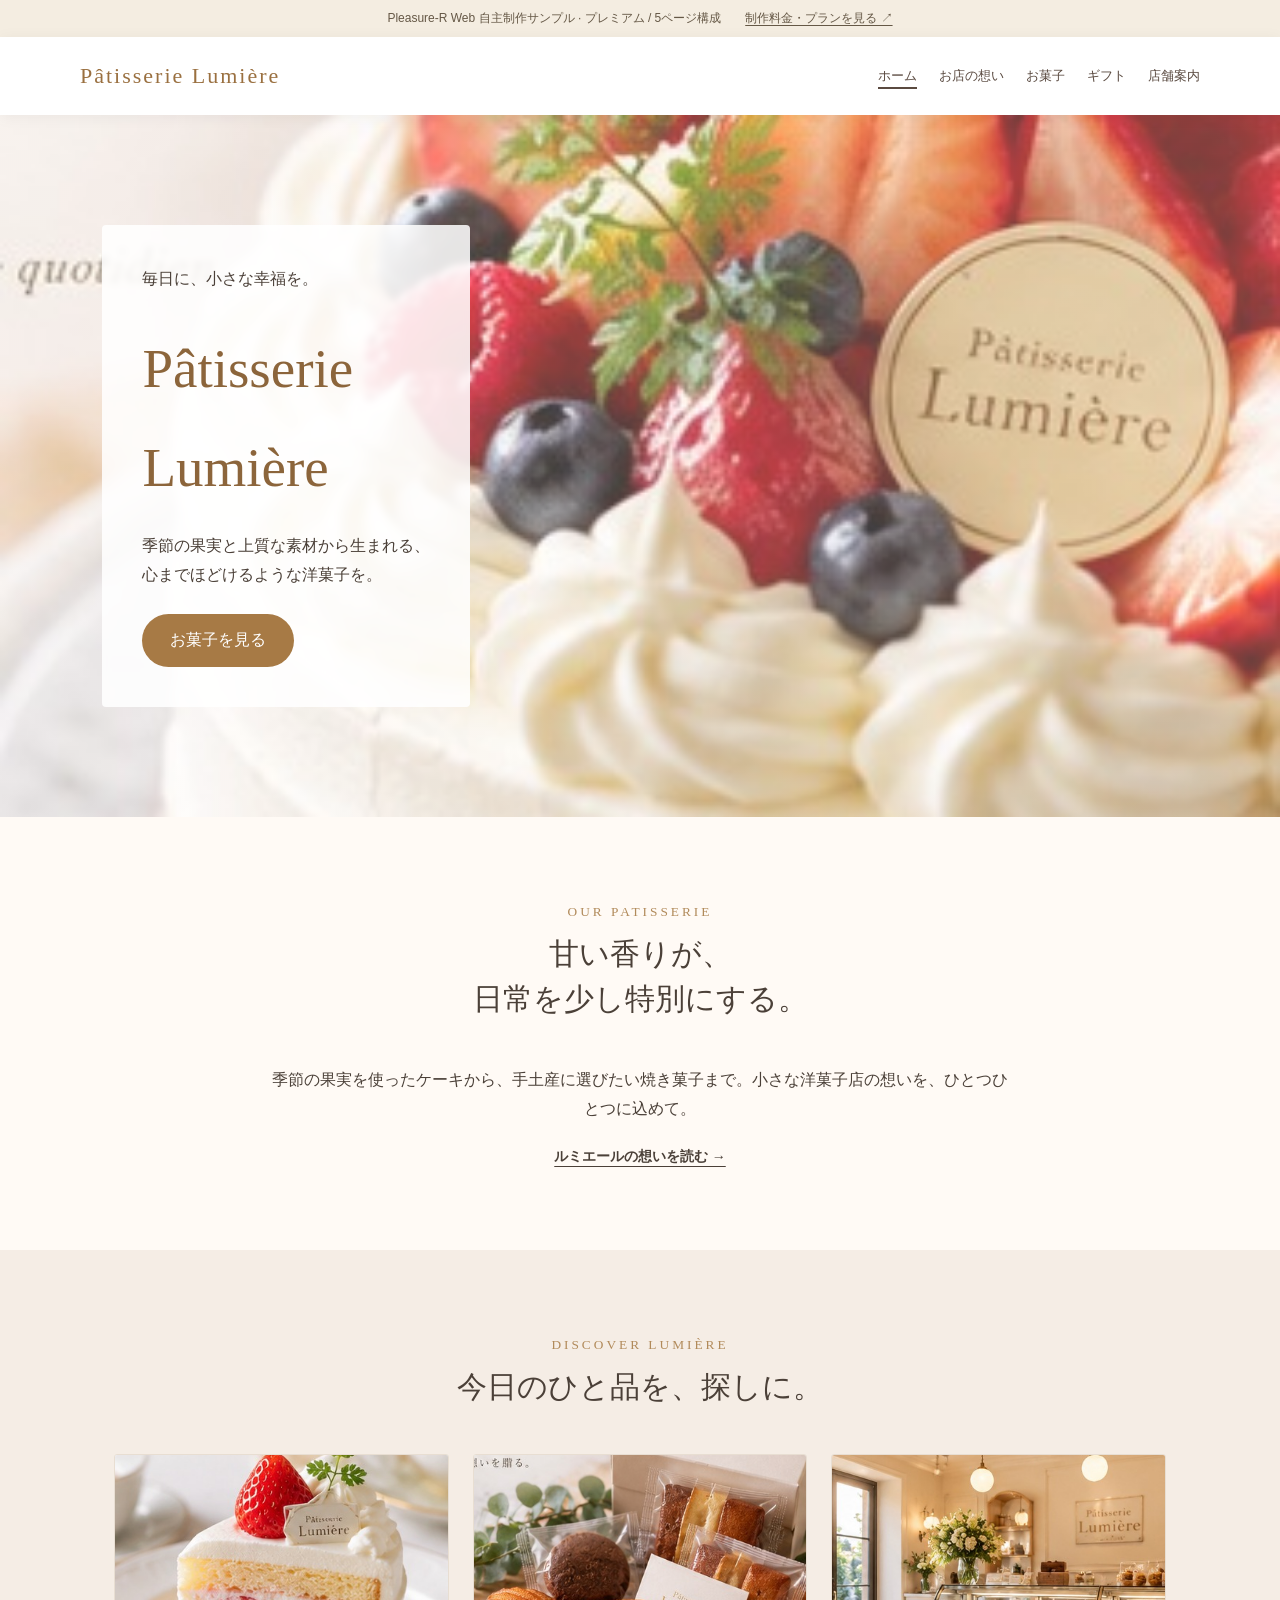
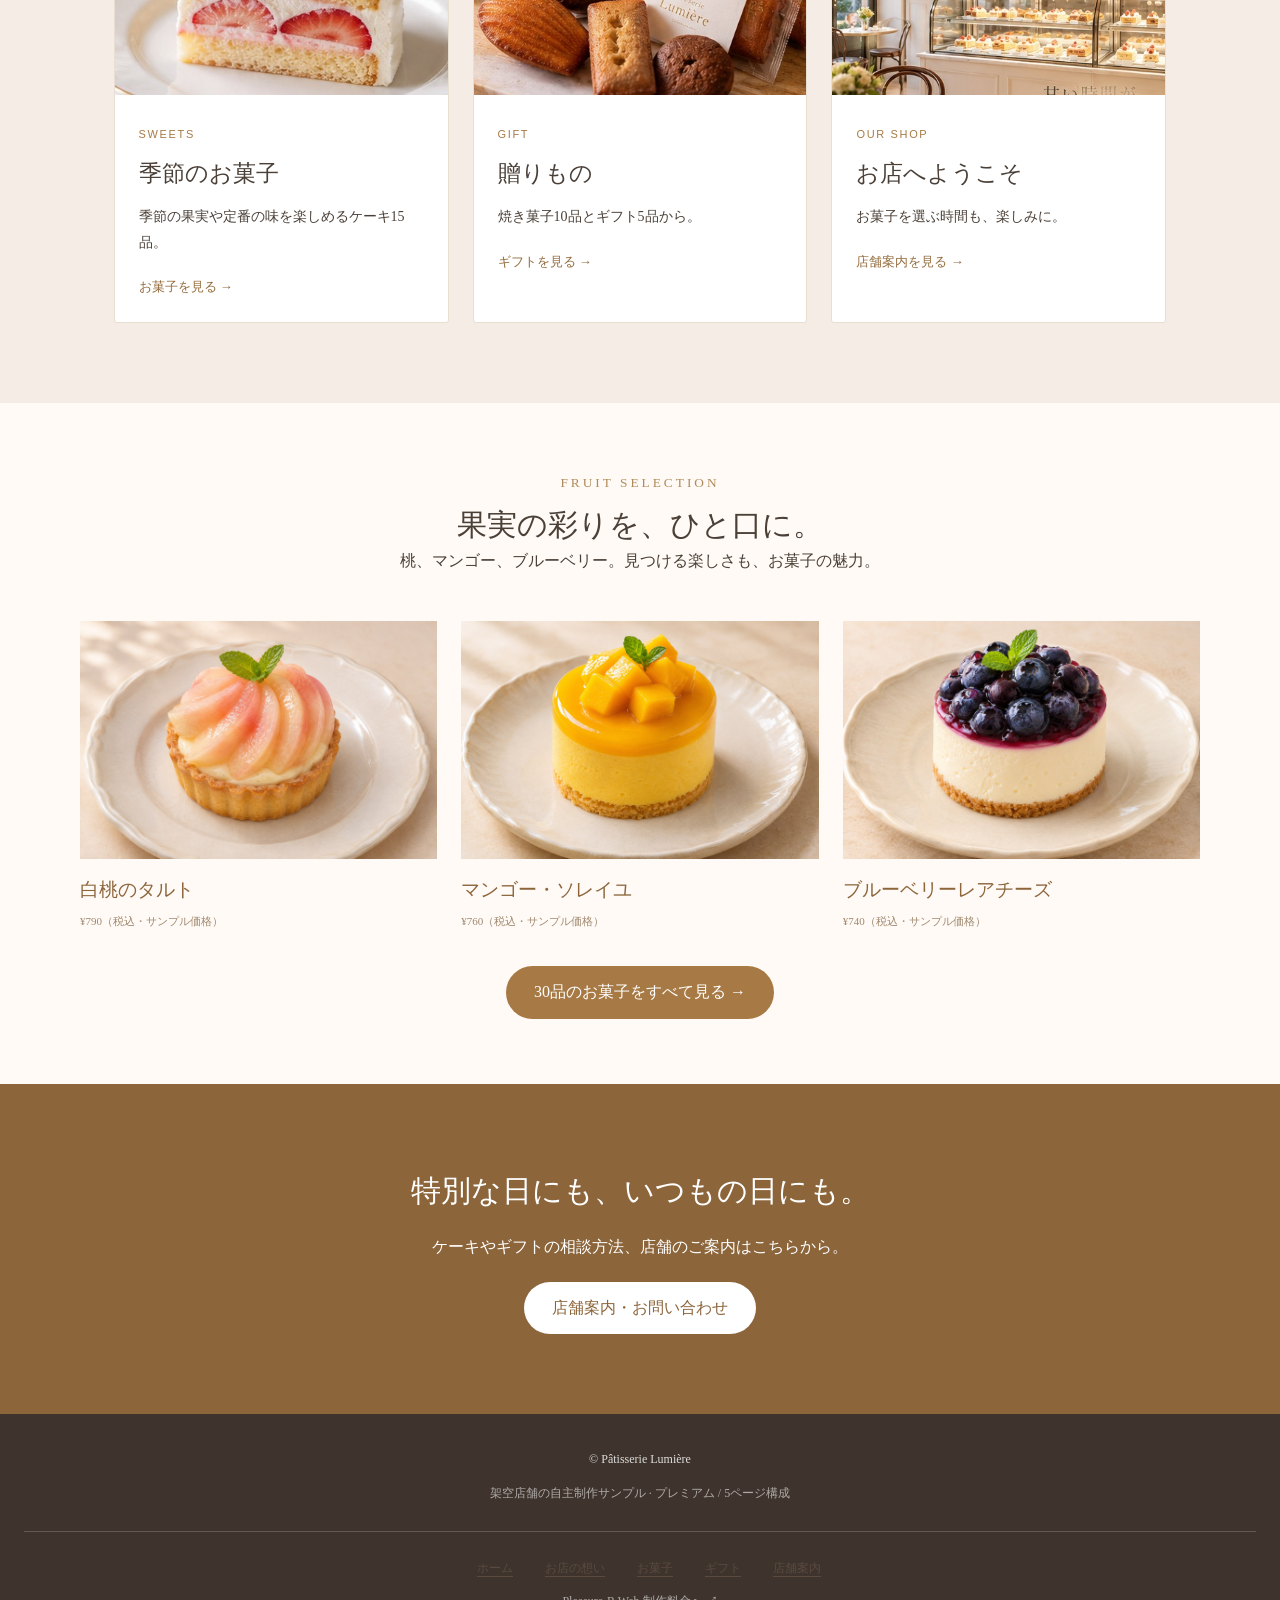
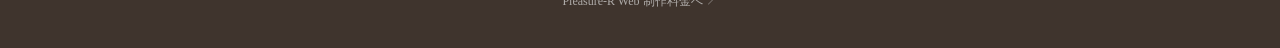
<file: index.html>
<!doctype html><html lang="ja"><head><meta charset="utf-8"><meta name="viewport" content="width=device-width,initial-scale=1"><meta name="description" content="プレミアムプラン・5ページ構成の自主制作サンプル。架空の洋菓子店、パティスリー・ルミエール。"><title>Pâtisserie Lumière｜パティスリー・ルミエール</title><link rel="stylesheet" href="site.css"><script src="demo.js" defer></script><link rel="stylesheet" href="menu.css"></head><body><div class="demo-bar"><span>Pleasure-R Web 自主制作サンプル · プレミアム / 5ページ構成</span><a href="https://yamaji8198.github.io/pleasure-r-web/#price">制作料金・プランを見る ↗</a></div><header><div class="wrap cake-nav"><a class="logo" href="index.html">Pâtisserie Lumière</a><nav aria-label="メインメニュー"><a href="index.html" aria-current="page">ホーム</a><a href="concept.html">お店の想い</a><a href="sweets.html">お菓子</a><a href="gift.html">ギフト</a><a href="shop.html">店舗案内</a></nav></div></header><main><section class="hero">

  <div class="hero-box">

    <p>毎日に、小さな幸福を。</p>

    <h1>Pâtisserie<br>Lumière</h1>

    <p>

      季節の果実と上質な素材から生まれる、<br>

      心までほどけるような洋菓子を。

    </p>

    <a class="button" href="sweets.html">お菓子を見る</a>

  </div>

</section><section><div class="intro"><div class="title"><small>OUR PATISSERIE</small><h2>甘い香りが、<br>日常を少し特別にする。</h2></div><p>季節の果実を使ったケーキから、手土産に選びたい焼き菓子まで。小さな洋菓子店の想いを、ひとつひとつに込めて。</p><a class="more-link" href="concept.html">ルミエールの想いを読む →</a></div></section><section class="season"><div class="wrap"><div class="title"><small>DISCOVER LUMIÈRE</small><h2>今日のひと品を、探しに。</h2></div><div class="feature-grid"><a class="feature" href="sweets.html"><img src="shortcake.jpg" alt="苺のショートケーキ" loading="lazy"><div><small>SWEETS</small><h3>季節のお菓子</h3><p>季節の果実や定番の味を楽しめるケーキ15品。</p><span>お菓子を見る →</span></div></a><a class="feature" href="gift.html"><img src="gift.jpg" alt="焼き菓子のギフトボックス" loading="lazy"><div><small>GIFT</small><h3>贈りもの</h3><p>焼き菓子10品とギフト5品から。</p><span>ギフトを見る →</span></div></a><a class="feature" href="shop.html"><img src="shop.jpg" alt="ルミエールの店内" loading="lazy"><div><small>OUR SHOP</small><h3>お店へようこそ</h3><p>お菓子を選ぶ時間も、楽しみに。</p><span>店舗案内を見る →</span></div></a></div></div></section><section class="seasonal-picks"><div class="wrap"><div class="title"><small>FRUIT SELECTION</small><h2>果実の彩りを、ひと口に。</h2><p>桃、マンゴー、ブルーベリー。見つける楽しさも、お菓子の魅力。</p></div><div class="fruit-picks"><a href="sweets.html#item-peach-tart"><img src="menu-peach-tart.jpg" width="1536" height="1024" loading="lazy" alt="白桃のタルト"><span>白桃のタルト</span><small>¥790（税込・サンプル価格）</small></a><a href="sweets.html#item-mango-mousse"><img src="menu-mango-mousse.jpg" width="1536" height="1024" loading="lazy" alt="マンゴー・ソレイユ"><span>マンゴー・ソレイユ</span><small>¥760（税込・サンプル価格）</small></a><a href="sweets.html#item-blueberry-cheesecake"><img src="menu-blueberry-cheesecake.jpg" width="1536" height="1024" loading="lazy" alt="ブルーベリーレアチーズ"><span>ブルーベリーレアチーズ</span><small>¥740（税込・サンプル価格）</small></a></div><div class="menu-all-link"><a class="button" href="sweets.html">30品のお菓子をすべて見る →</a></div></div></section><section class="cta"><h2>特別な日にも、いつもの日にも。</h2><p>ケーキやギフトの相談方法、店舗のご案内はこちらから。</p><a class="button" href="shop.html#consultation">店舗案内・お問い合わせ</a></section></main><footer><p>© Pâtisserie Lumière</p><p class="portfolio">架空店舗の自主制作サンプル · プレミアム / 5ページ構成</p><nav class="page-subnav" aria-label="フッターメニュー"><a href="index.html">ホーム</a><a href="concept.html">お店の想い</a><a href="sweets.html">お菓子</a><a href="gift.html">ギフト</a><a href="shop.html">店舗案内</a></nav><p class="portfolio"><a href="https://yamaji8198.github.io/pleasure-r-web/#price">Pleasure-R Web 制作料金へ ↗</a></p></footer></body></html>
</file>
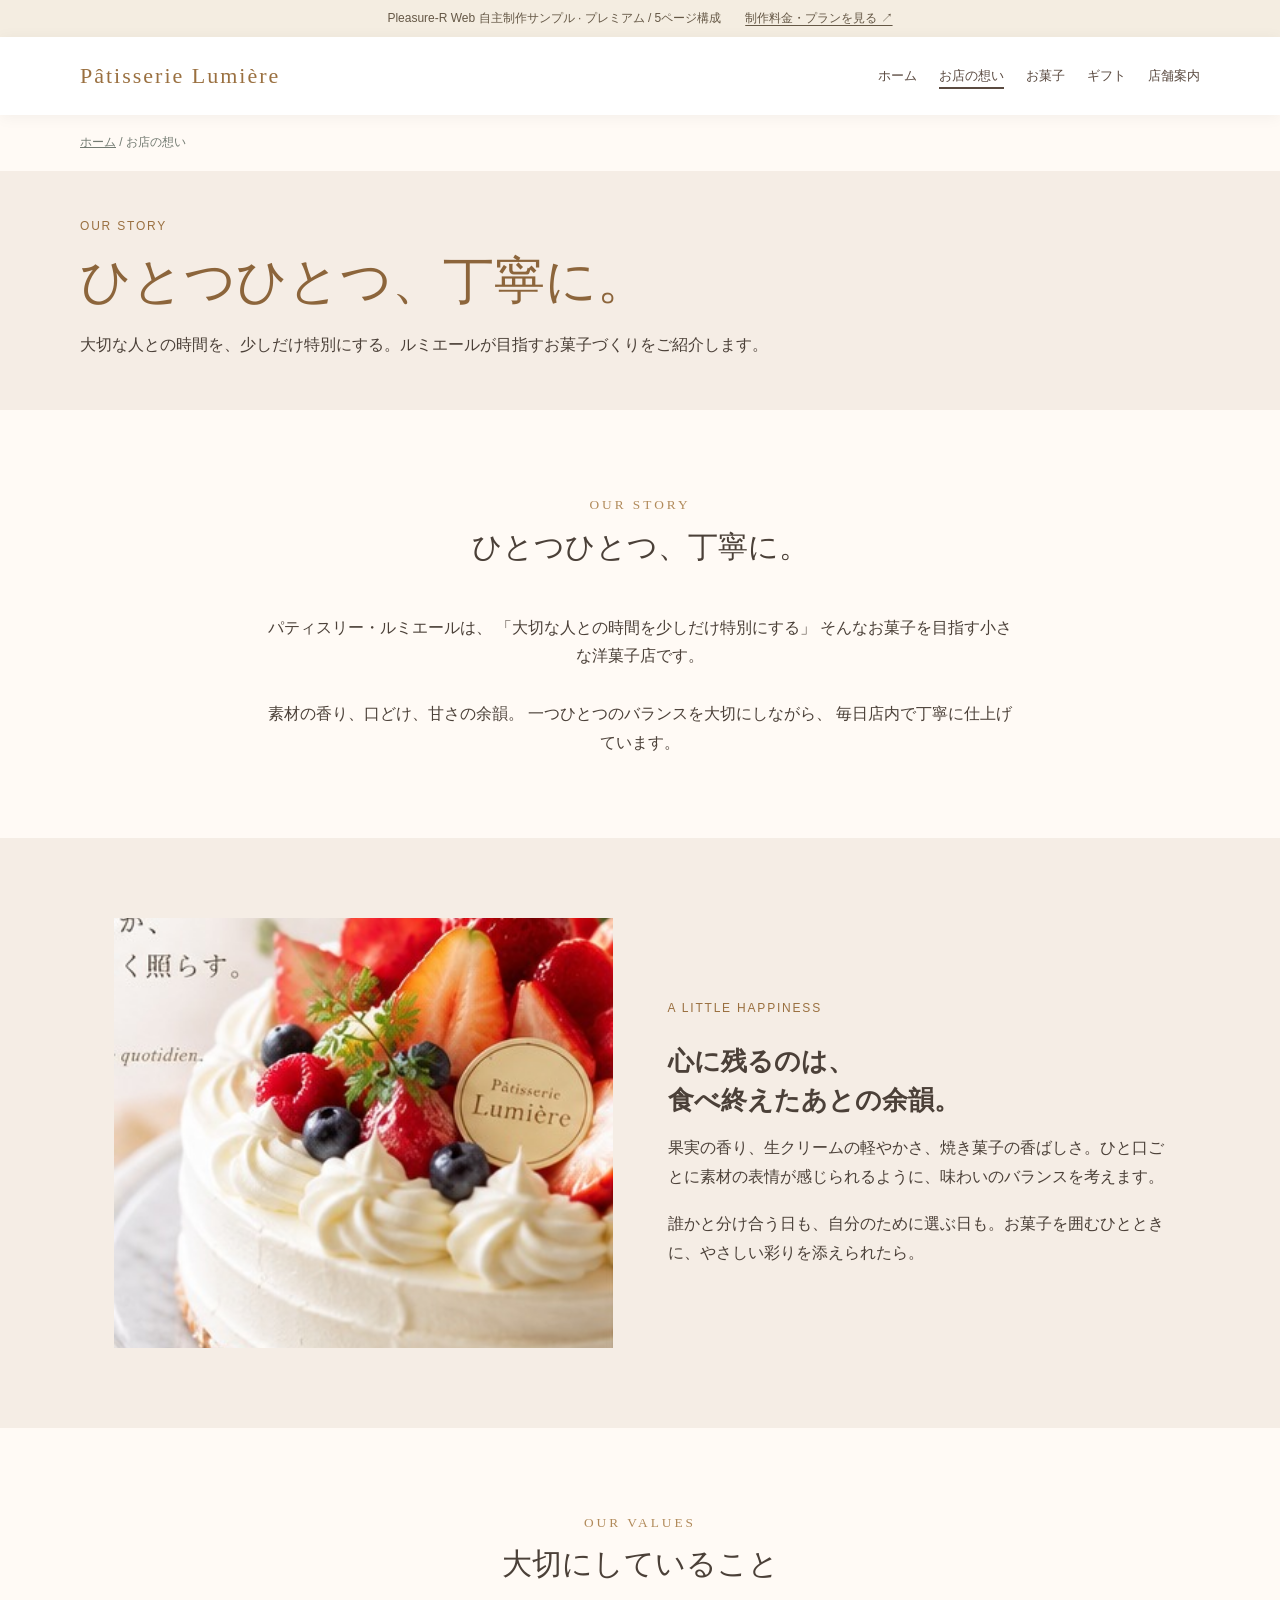
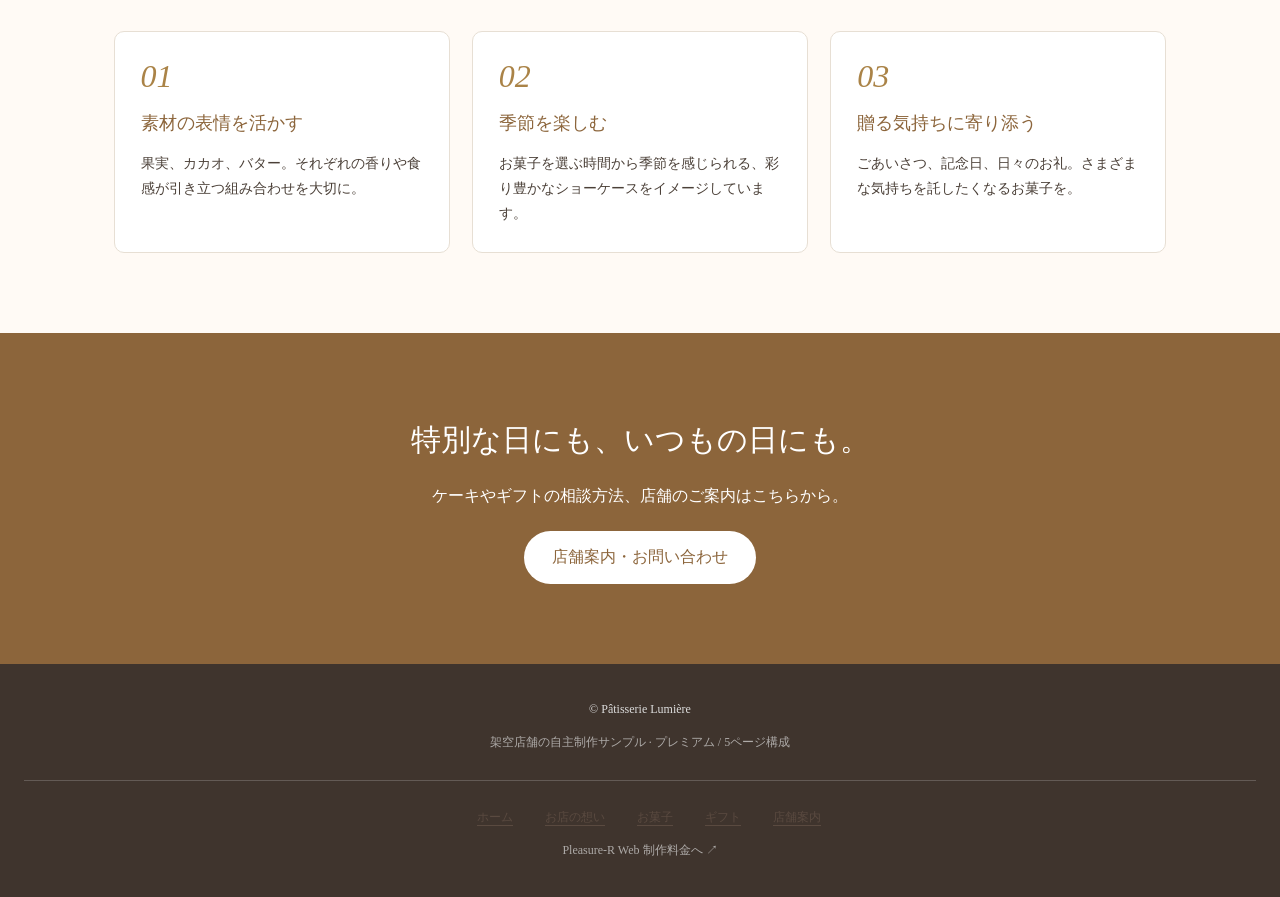
<file: concept.html>
<!doctype html><html lang="ja"><head><meta charset="utf-8"><meta name="viewport" content="width=device-width,initial-scale=1"><meta name="description" content="プレミアムプラン・5ページ構成の自主制作サンプル。架空の洋菓子店、パティスリー・ルミエール。"><title>お店の想い｜Pâtisserie Lumière</title><link rel="stylesheet" href="site.css"><script src="demo.js" defer></script></head><body><div class="demo-bar"><span>Pleasure-R Web 自主制作サンプル · プレミアム / 5ページ構成</span><a href="https://yamaji8198.github.io/pleasure-r-web/#price">制作料金・プランを見る ↗</a></div><header><div class="wrap cake-nav"><a class="logo" href="index.html">Pâtisserie Lumière</a><nav aria-label="メインメニュー"><a href="index.html">ホーム</a><a href="concept.html" aria-current="page">お店の想い</a><a href="sweets.html">お菓子</a><a href="gift.html">ギフト</a><a href="shop.html">店舗案内</a></nav></div></header><main><div class="wrap breadcrumb"><a href="index.html">ホーム</a><span aria-hidden="true"> / </span>お店の想い</div><div class="page-head"><div class="wrap"><p class="ey">OUR STORY</p><h1>ひとつひとつ、丁寧に。</h1><p>大切な人との時間を、少しだけ特別にする。ルミエールが目指すお菓子づくりをご紹介します。</p></div></div><section id="concept">

  <div class="title">

    <small>OUR STORY</small>

    <h2>ひとつひとつ、丁寧に。</h2>

  </div>

  <div class="intro">

    <p>

      パティスリー・ルミエールは、

      「大切な人との時間を少しだけ特別にする」

      そんなお菓子を目指す小さな洋菓子店です。

    </p>

    <br>

    <p>

      素材の香り、口どけ、甘さの余韻。

      一つひとつのバランスを大切にしながら、

      毎日店内で丁寧に仕上げています。

    </p>

  </div>

</section><section class="season"><div class="wrap story-split"><img src="hero.jpg" alt="彩り豊かな洋菓子" loading="lazy"><div class="reading"><p class="ey">A LITTLE HAPPINESS</p><h2>心に残るのは、<br>食べ終えたあとの余韻。</h2><p>果実の香り、生クリームの軽やかさ、焼き菓子の香ばしさ。ひと口ごとに素材の表情が感じられるように、味わいのバランスを考えます。</p><p>誰かと分け合う日も、自分のために選ぶ日も。お菓子を囲むひとときに、やさしい彩りを添えられたら。</p></div></div></section><section><div class="wrap"><div class="title"><small>OUR VALUES</small><h2>大切にしていること</h2></div><div class="panel-grid"><article class="panel"><span class="panel-number">01</span><h3>素材の表情を活かす</h3><p>果実、カカオ、バター。それぞれの香りや食感が引き立つ組み合わせを大切に。</p></article><article class="panel"><span class="panel-number">02</span><h3>季節を楽しむ</h3><p>お菓子を選ぶ時間から季節を感じられる、彩り豊かなショーケースをイメージしています。</p></article><article class="panel"><span class="panel-number">03</span><h3>贈る気持ちに寄り添う</h3><p>ごあいさつ、記念日、日々のお礼。さまざまな気持ちを託したくなるお菓子を。</p></article></div></div></section><section class="cta"><h2>特別な日にも、いつもの日にも。</h2><p>ケーキやギフトの相談方法、店舗のご案内はこちらから。</p><a class="button" href="shop.html#consultation">店舗案内・お問い合わせ</a></section></main><footer><p>© Pâtisserie Lumière</p><p class="portfolio">架空店舗の自主制作サンプル · プレミアム / 5ページ構成</p><nav class="page-subnav" aria-label="フッターメニュー"><a href="index.html">ホーム</a><a href="concept.html">お店の想い</a><a href="sweets.html">お菓子</a><a href="gift.html">ギフト</a><a href="shop.html">店舗案内</a></nav><p class="portfolio"><a href="https://yamaji8198.github.io/pleasure-r-web/#price">Pleasure-R Web 制作料金へ ↗</a></p></footer></body></html>
</file>
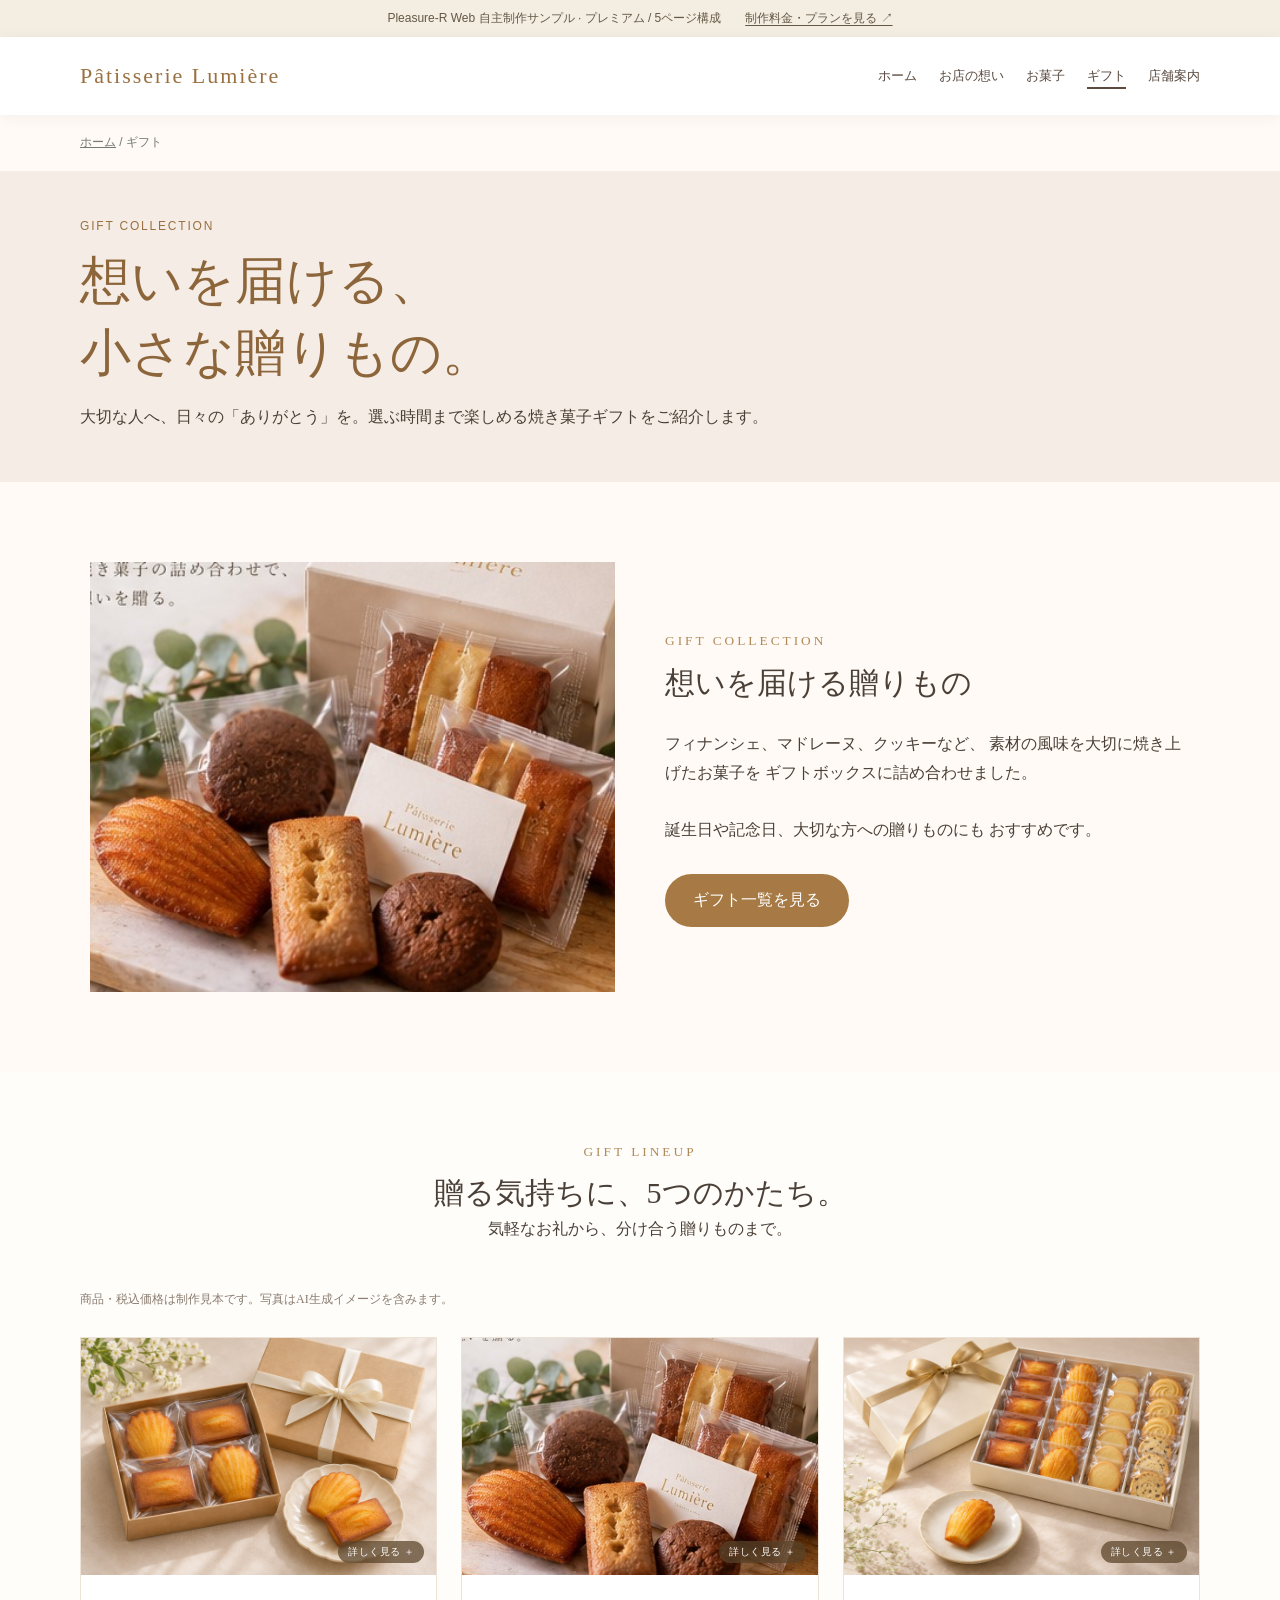
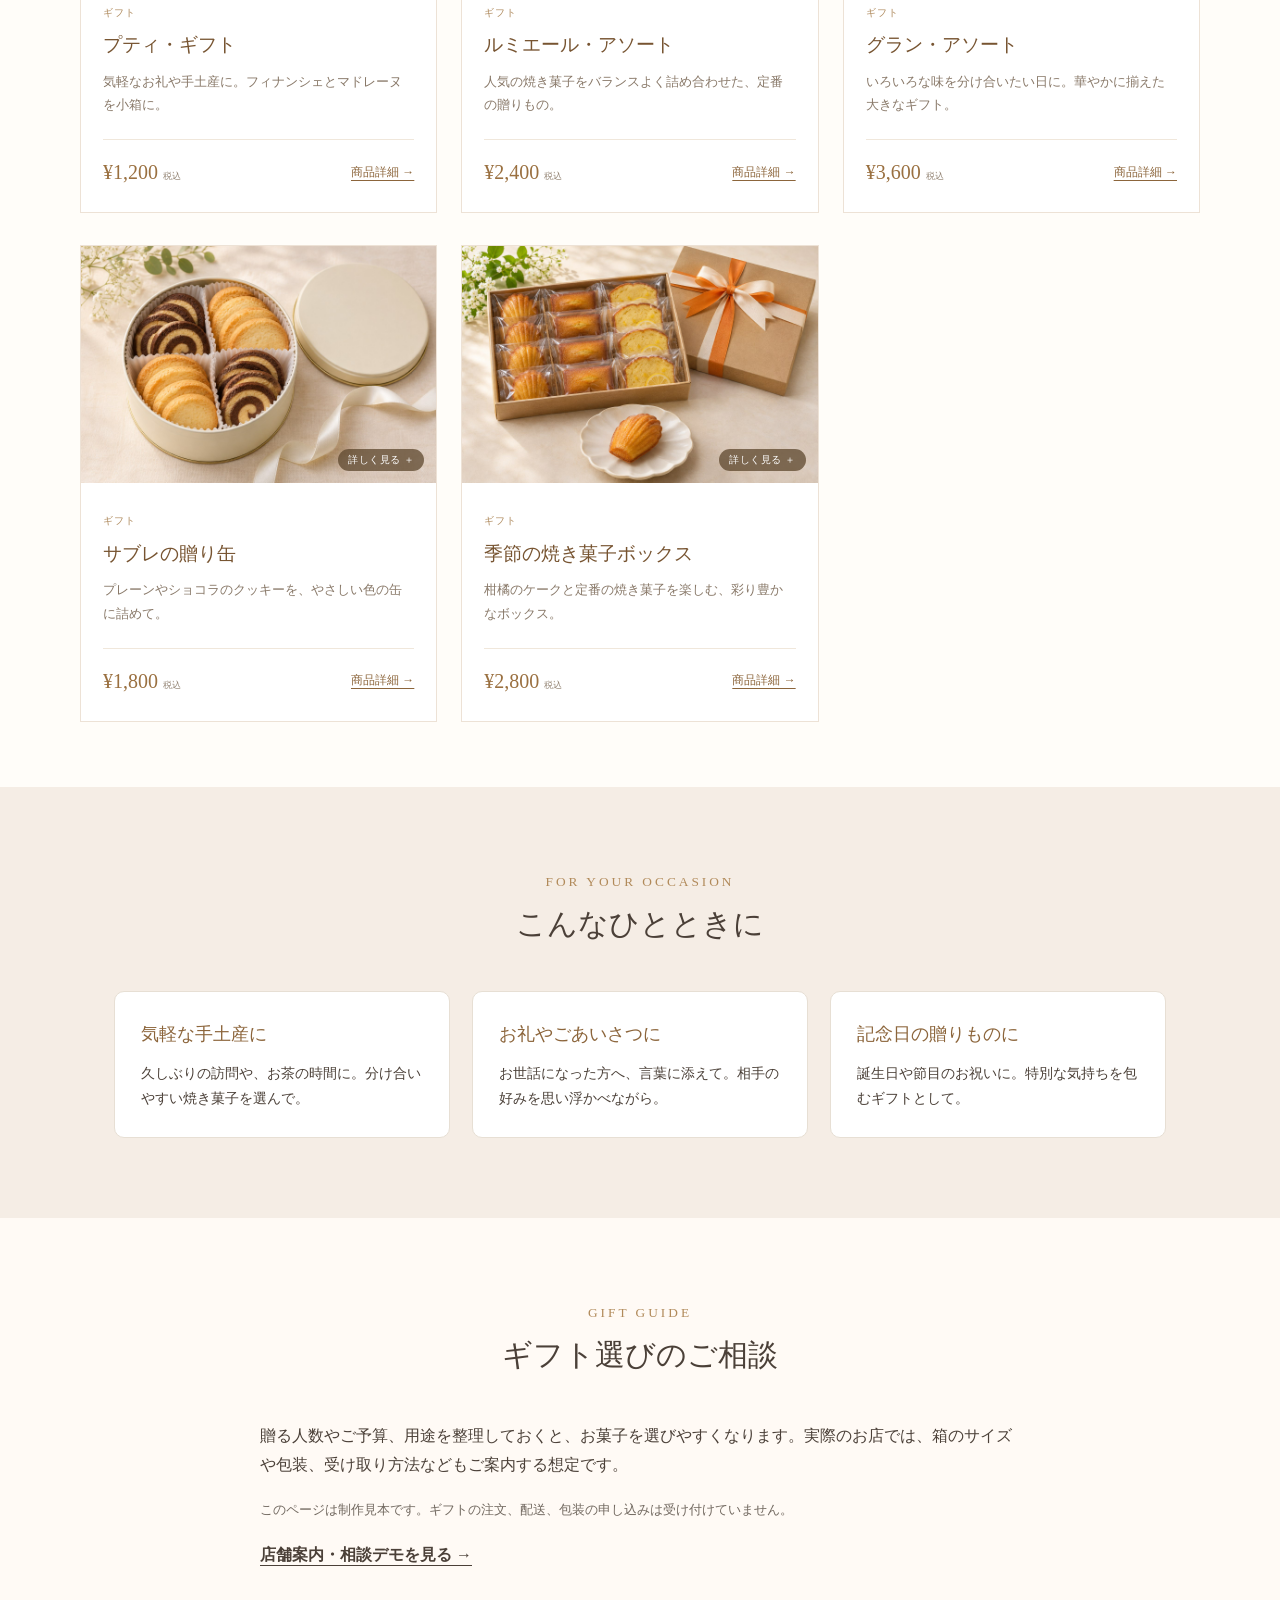
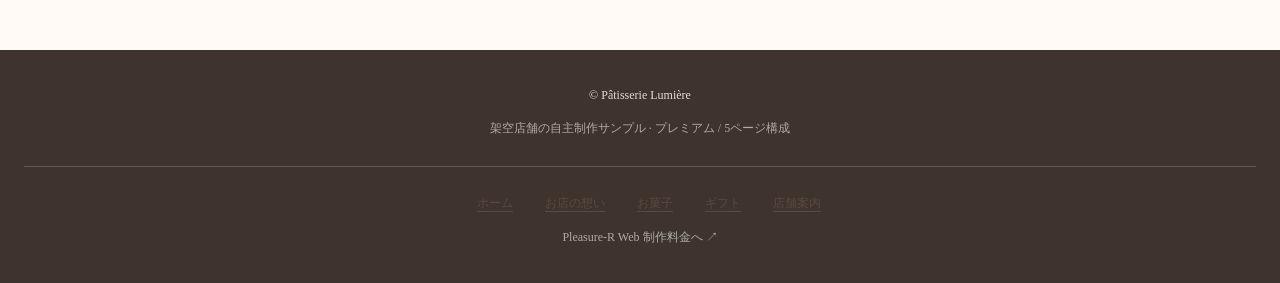
<file: gift.html>
<!doctype html><html lang="ja"><head><meta charset="utf-8"><meta name="viewport" content="width=device-width,initial-scale=1"><meta name="description" content="プレミアムプラン・5ページ構成の自主制作サンプル。架空の洋菓子店、パティスリー・ルミエール。"><title>焼き菓子・ギフト｜Pâtisserie Lumière</title><link rel="stylesheet" href="site.css"><script src="demo.js" defer></script><link rel="stylesheet" href="menu.css"><script src="menu.js" defer></script></head><body><div class="demo-bar"><span>Pleasure-R Web 自主制作サンプル · プレミアム / 5ページ構成</span><a href="https://yamaji8198.github.io/pleasure-r-web/#price">制作料金・プランを見る ↗</a></div><header><div class="wrap cake-nav"><a class="logo" href="index.html">Pâtisserie Lumière</a><nav aria-label="メインメニュー"><a href="index.html">ホーム</a><a href="concept.html">お店の想い</a><a href="sweets.html">お菓子</a><a href="gift.html" aria-current="page">ギフト</a><a href="shop.html">店舗案内</a></nav></div></header><main><div class="wrap breadcrumb"><a href="index.html">ホーム</a><span aria-hidden="true"> / </span>ギフト</div><div class="page-head"><div class="wrap"><p class="ey">GIFT COLLECTION</p><h1>想いを届ける、<br>小さな贈りもの。</h1><p>大切な人へ、日々の「ありがとう」を。選ぶ時間まで楽しめる焼き菓子ギフトをご紹介します。</p></div></div><section id="gift">

  <div class="gift">

    <img src="gift.jpg" alt="焼き菓子ギフト">

    <div>

      <div class="title" style="text-align:left;margin-bottom:25px">

        <small>GIFT COLLECTION</small>

        <h2>想いを届ける贈りもの</h2>

      </div>

      <p>

        フィナンシェ、マドレーヌ、クッキーなど、

        素材の風味を大切に焼き上げたお菓子を

        ギフトボックスに詰め合わせました。

      </p>

      <br>

      <p>

        誕生日や記念日、大切な方への贈りものにも

        おすすめです。

      </p>

      <br>

      <a class="button" href="#gift-lineup">ギフト一覧を見る</a>

    </div>

  </div>

</section><section id="gift-lineup" class="menu-section"><div class="wrap"><div class="title"><small>GIFT LINEUP</small><h2>贈る気持ちに、5つのかたち。</h2><p>気軽なお礼から、分け合う贈りものまで。</p></div><p class="menu-notice">商品・税込価格は制作見本です。写真はAI生成イメージを含みます。</p><div class="menu-grid gift-grid"><article class="menu-card" data-category="gift" data-fruit="false" data-search="プティ・ギフト 気軽なお礼や手土産に。フィナンシェとマドレーヌを小箱に。" id="item-gift-small"><button class="menu-image" type="button" data-product="gift-small" aria-label="プティ・ギフトの写真と説明を見る"><img src="menu-gift-small.jpg" width="1536" height="1024" alt="プティ・ギフト" loading="lazy" decoding="async"><span>詳しく見る ＋</span></button><div class="menu-card-body"><span class="menu-category">ギフト</span><h3>プティ・ギフト</h3><p>気軽なお礼や手土産に。フィナンシェとマドレーヌを小箱に。</p><div class="menu-card-bottom"><span class="menu-price">¥1,200<small>税込</small></span><button type="button" class="menu-details" data-product="gift-small" aria-label="プティ・ギフトの詳細">商品詳細 →</button></div></div></article><article class="menu-card" data-category="gift" data-fruit="false" data-search="ルミエール・アソート 人気の焼き菓子をバランスよく詰め合わせた、定番の贈りもの。" id="item-gift-standard"><button class="menu-image" type="button" data-product="gift-standard" aria-label="ルミエール・アソートの写真と説明を見る"><img src="gift.jpg" width="1536" height="1024" alt="ルミエール・アソート" loading="lazy" decoding="async"><span>詳しく見る ＋</span></button><div class="menu-card-body"><span class="menu-category">ギフト</span><h3>ルミエール・アソート</h3><p>人気の焼き菓子をバランスよく詰め合わせた、定番の贈りもの。</p><div class="menu-card-bottom"><span class="menu-price">¥2,400<small>税込</small></span><button type="button" class="menu-details" data-product="gift-standard" aria-label="ルミエール・アソートの詳細">商品詳細 →</button></div></div></article><article class="menu-card" data-category="gift" data-fruit="false" data-search="グラン・アソート いろいろな味を分け合いたい日に。華やかに揃えた大きなギフト。" id="item-gift-large"><button class="menu-image" type="button" data-product="gift-large" aria-label="グラン・アソートの写真と説明を見る"><img src="menu-gift-large.jpg" width="1536" height="1024" alt="グラン・アソート" loading="lazy" decoding="async"><span>詳しく見る ＋</span></button><div class="menu-card-body"><span class="menu-category">ギフト</span><h3>グラン・アソート</h3><p>いろいろな味を分け合いたい日に。華やかに揃えた大きなギフト。</p><div class="menu-card-bottom"><span class="menu-price">¥3,600<small>税込</small></span><button type="button" class="menu-details" data-product="gift-large" aria-label="グラン・アソートの詳細">商品詳細 →</button></div></div></article><article class="menu-card" data-category="gift" data-fruit="false" data-search="サブレの贈り缶 プレーンやショコラのクッキーを、やさしい色の缶に詰めて。" id="item-gift-tin"><button class="menu-image" type="button" data-product="gift-tin" aria-label="サブレの贈り缶の写真と説明を見る"><img src="menu-gift-tin.jpg" width="1536" height="1024" alt="サブレの贈り缶" loading="lazy" decoding="async"><span>詳しく見る ＋</span></button><div class="menu-card-body"><span class="menu-category">ギフト</span><h3>サブレの贈り缶</h3><p>プレーンやショコラのクッキーを、やさしい色の缶に詰めて。</p><div class="menu-card-bottom"><span class="menu-price">¥1,800<small>税込</small></span><button type="button" class="menu-details" data-product="gift-tin" aria-label="サブレの贈り缶の詳細">商品詳細 →</button></div></div></article><article class="menu-card" data-category="gift" data-fruit="false" data-search="季節の焼き菓子ボックス 柑橘のケークと定番の焼き菓子を楽しむ、彩り豊かなボックス。" id="item-gift-seasonal"><button class="menu-image" type="button" data-product="gift-seasonal" aria-label="季節の焼き菓子ボックスの写真と説明を見る"><img src="menu-gift-seasonal.jpg" width="1536" height="1024" alt="季節の焼き菓子ボックス" loading="lazy" decoding="async"><span>詳しく見る ＋</span></button><div class="menu-card-body"><span class="menu-category">ギフト</span><h3>季節の焼き菓子ボックス</h3><p>柑橘のケークと定番の焼き菓子を楽しむ、彩り豊かなボックス。</p><div class="menu-card-bottom"><span class="menu-price">¥2,800<small>税込</small></span><button type="button" class="menu-details" data-product="gift-seasonal" aria-label="季節の焼き菓子ボックスの詳細">商品詳細 →</button></div></div></article></div></div></section><section class="season"><div class="wrap"><div class="title"><small>FOR YOUR OCCASION</small><h2>こんなひとときに</h2></div><div class="panel-grid"><article class="panel"><h3>気軽な手土産に</h3><p>久しぶりの訪問や、お茶の時間に。分け合いやすい焼き菓子を選んで。</p></article><article class="panel"><h3>お礼やごあいさつに</h3><p>お世話になった方へ、言葉に添えて。相手の好みを思い浮かべながら。</p></article><article class="panel"><h3>記念日の贈りものに</h3><p>誕生日や節目のお祝いに。特別な気持ちを包むギフトとして。</p></article></div></div></section><section><div class="wrap"><div class="title"><small>GIFT GUIDE</small><h2>ギフト選びのご相談</h2></div><div class="reading"><p>贈る人数やご予算、用途を整理しておくと、お菓子を選びやすくなります。実際のお店では、箱のサイズや包装、受け取り方法などもご案内する想定です。</p><p class="demo-note">このページは制作見本です。ギフトの注文、配送、包装の申し込みは受け付けていません。</p><a class="more-link" href="shop.html#consultation">店舗案内・相談デモを見る →</a></div></div></section></main><footer><p>© Pâtisserie Lumière</p><p class="portfolio">架空店舗の自主制作サンプル · プレミアム / 5ページ構成</p><nav class="page-subnav" aria-label="フッターメニュー"><a href="index.html">ホーム</a><a href="concept.html">お店の想い</a><a href="sweets.html">お菓子</a><a href="gift.html">ギフト</a><a href="shop.html">店舗案内</a></nav><p class="portfolio"><a href="https://yamaji8198.github.io/pleasure-r-web/#price">Pleasure-R Web 制作料金へ ↗</a></p></footer><dialog class="product-dialog" id="product-dialog" aria-labelledby="product-dialog-title"><button type="button" class="dialog-close" aria-label="商品詳細を閉じる">×</button><div class="dialog-grid"><img id="product-dialog-image" alt=""><div class="dialog-copy"><p class="ey" id="product-dialog-category"></p><h2 id="product-dialog-title"></h2><p id="product-dialog-description"></p><p class="dialog-price" id="product-dialog-price"></p><p class="menu-notice">商品・価格は自主制作サンプルの設定です。注文や取り置きは受け付けていません。</p><a class="button" href="shop.html#consultation">店舗案内・相談デモへ</a></div></div></dialog><script type="application/json" id="menu-data">[{"id":"shortcake","name":"苺のショートケーキ","category":"cake","price":680,"description":"軽やかな生クリームと、甘酸っぱい苺を重ねた定番のひと品。","image":"shortcake.jpg","fruit":true},{"id":"chocolate","name":"ショコラ・ノワール","category":"cake","price":720,"description":"カカオの深い香りと、なめらかな口どけを楽しむショコラケーキ。","image":"chocolate.jpg","fruit":false},{"id":"fruit-tart","name":"季節のフルーツタルト","category":"cake","price":750,"description":"色とりどりの果実を飾った、華やかなタルト。","image":"tart.jpg","fruit":true},{"id":"cheesecake","name":"ベイクドチーズケーキ","category":"cake","price":650,"description":"こんがり焼き上げた表面と、しっとり濃厚なチーズの味わい。","image":"menu-cheesecake.jpg","fruit":false},{"id":"montblanc","name":"モンブラン","category":"cake","price":780,"description":"細く絞ったマロンクリームを重ねた、香り豊かな栗のお菓子。","image":"menu-montblanc.jpg","fruit":false},{"id":"choux","name":"シュー・ア・ラ・クレーム","category":"cake","price":380,"description":"香ばしいシュー生地に、バニラ香るカスタードをたっぷり。","image":"menu-choux.jpg","fruit":false},{"id":"strawberry-mousse","name":"苺のムース","category":"cake","price":690,"description":"苺のやさしい甘さを、淡いピンクのなめらかなムースに。","image":"menu-strawberry-mousse.jpg","fruit":true},{"id":"raspberry-mousse","name":"フランボワーズ","category":"cake","price":720,"description":"艶やかな赤いグラサージュに、木苺の甘酸っぱさを閉じ込めて。","image":"menu-raspberry-mousse.jpg","fruit":true},{"id":"lemon-tart","name":"タルト・シトロン","category":"cake","price":680,"description":"レモンの爽やかな酸味と、軽やかなメレンゲの組み合わせ。","image":"menu-lemon-tart.jpg","fruit":true},{"id":"fruit-roll","name":"彩りフルーツロール","category":"cake","price":620,"description":"ふんわりしたスポンジで、クリームと果実をやさしく包みました。","image":"menu-fruit-roll.jpg","fruit":true},{"id":"millefeuille","name":"ミルフィーユ・ヴァニーユ","category":"cake","price":740,"description":"サクサクのパイと、バニラクリームを美しく重ねたひと品。","image":"menu-millefeuille.jpg","fruit":false},{"id":"peach-tart","name":"白桃のタルト","category":"cake","price":790,"description":"みずみずしい白桃を花びらのように重ねた、上品なタルト。","image":"menu-peach-tart.jpg","fruit":true},{"id":"mango-mousse","name":"マンゴー・ソレイユ","category":"cake","price":760,"description":"太陽のように鮮やかなマンゴーの甘さを楽しむムース。","image":"menu-mango-mousse.jpg","fruit":true},{"id":"blueberry-cheesecake","name":"ブルーベリーレアチーズ","category":"cake","price":740,"description":"まろやかなレアチーズに、ブルーベリーの爽やかなアクセント。","image":"menu-blueberry-cheesecake.jpg","fruit":true},{"id":"orange-mousse","name":"オランジュ","category":"cake","price":710,"description":"オレンジの果肉と、軽やかな柑橘のムースを合わせて。","image":"menu-orange-mousse.jpg","fruit":true},{"id":"financier","name":"フィナンシェ","category":"baked","price":280,"description":"焦がしバターとアーモンドの香り。外は香ばしく、中はしっとり。","image":"menu-financier.jpg","fruit":false},{"id":"madeleine","name":"マドレーヌ","category":"baked","price":280,"description":"貝殻のかたちが愛らしい、ふんわりやさしいバターのお菓子。","image":"menu-madeleine.jpg","fruit":false},{"id":"cookies","name":"サブレ・アソート","category":"baked","price":500,"description":"プレーンとショコラ。食感も香りも楽しめるクッキーの小さな詰め合わせ。","image":"menu-cookies.jpg","fruit":false},{"id":"canele","name":"カヌレ","category":"baked","price":320,"description":"カリッと香ばしい外側と、もっちりした内側のコントラスト。","image":"menu-canele.jpg","fruit":false},{"id":"brownie","name":"ショコラ・ブラウニー","category":"baked","price":350,"description":"濃厚なチョコレートに、くるみの食感を添えた焼き菓子。","image":"menu-brownie.jpg","fruit":false},{"id":"poundcake","name":"ケーク・シトロン","category":"baked","price":320,"description":"レモンの香りとバターのコク。ティータイムに寄り添うパウンドケーキ。","image":"menu-poundcake.jpg","fruit":true},{"id":"florentine","name":"フロランタン","category":"baked","price":300,"description":"キャラメルをまとったアーモンドと、軽やかなサブレの二重奏。","image":"menu-florentine.jpg","fruit":false},{"id":"palmier","name":"パルミエ","category":"baked","price":260,"description":"ハートのかたちのパイ。幾重にも重なる層を香ばしく焼き上げて。","image":"menu-palmier.jpg","fruit":false},{"id":"dacquoise","name":"ダックワーズ","category":"baked","price":330,"description":"さっくりと軽いアーモンド生地に、コーヒークリームをサンド。","image":"menu-dacquoise.jpg","fruit":false},{"id":"galette","name":"ガレット・ブルトンヌ","category":"baked","price":300,"description":"厚めに焼き上げた、バターの香り豊かな素朴なサブレ。","image":"menu-galette.jpg","fruit":false},{"id":"gift-small","name":"プティ・ギフト","category":"gift","price":1200,"description":"気軽なお礼や手土産に。フィナンシェとマドレーヌを小箱に。","image":"menu-gift-small.jpg","fruit":false},{"id":"gift-standard","name":"ルミエール・アソート","category":"gift","price":2400,"description":"人気の焼き菓子をバランスよく詰め合わせた、定番の贈りもの。","image":"gift.jpg","fruit":false},{"id":"gift-large","name":"グラン・アソート","category":"gift","price":3600,"description":"いろいろな味を分け合いたい日に。華やかに揃えた大きなギフト。","image":"menu-gift-large.jpg","fruit":false},{"id":"gift-tin","name":"サブレの贈り缶","category":"gift","price":1800,"description":"プレーンやショコラのクッキーを、やさしい色の缶に詰めて。","image":"menu-gift-tin.jpg","fruit":false},{"id":"gift-seasonal","name":"季節の焼き菓子ボックス","category":"gift","price":2800,"description":"柑橘のケークと定番の焼き菓子を楽しむ、彩り豊かなボックス。","image":"menu-gift-seasonal.jpg","fruit":false}]</script></body></html>
</file>
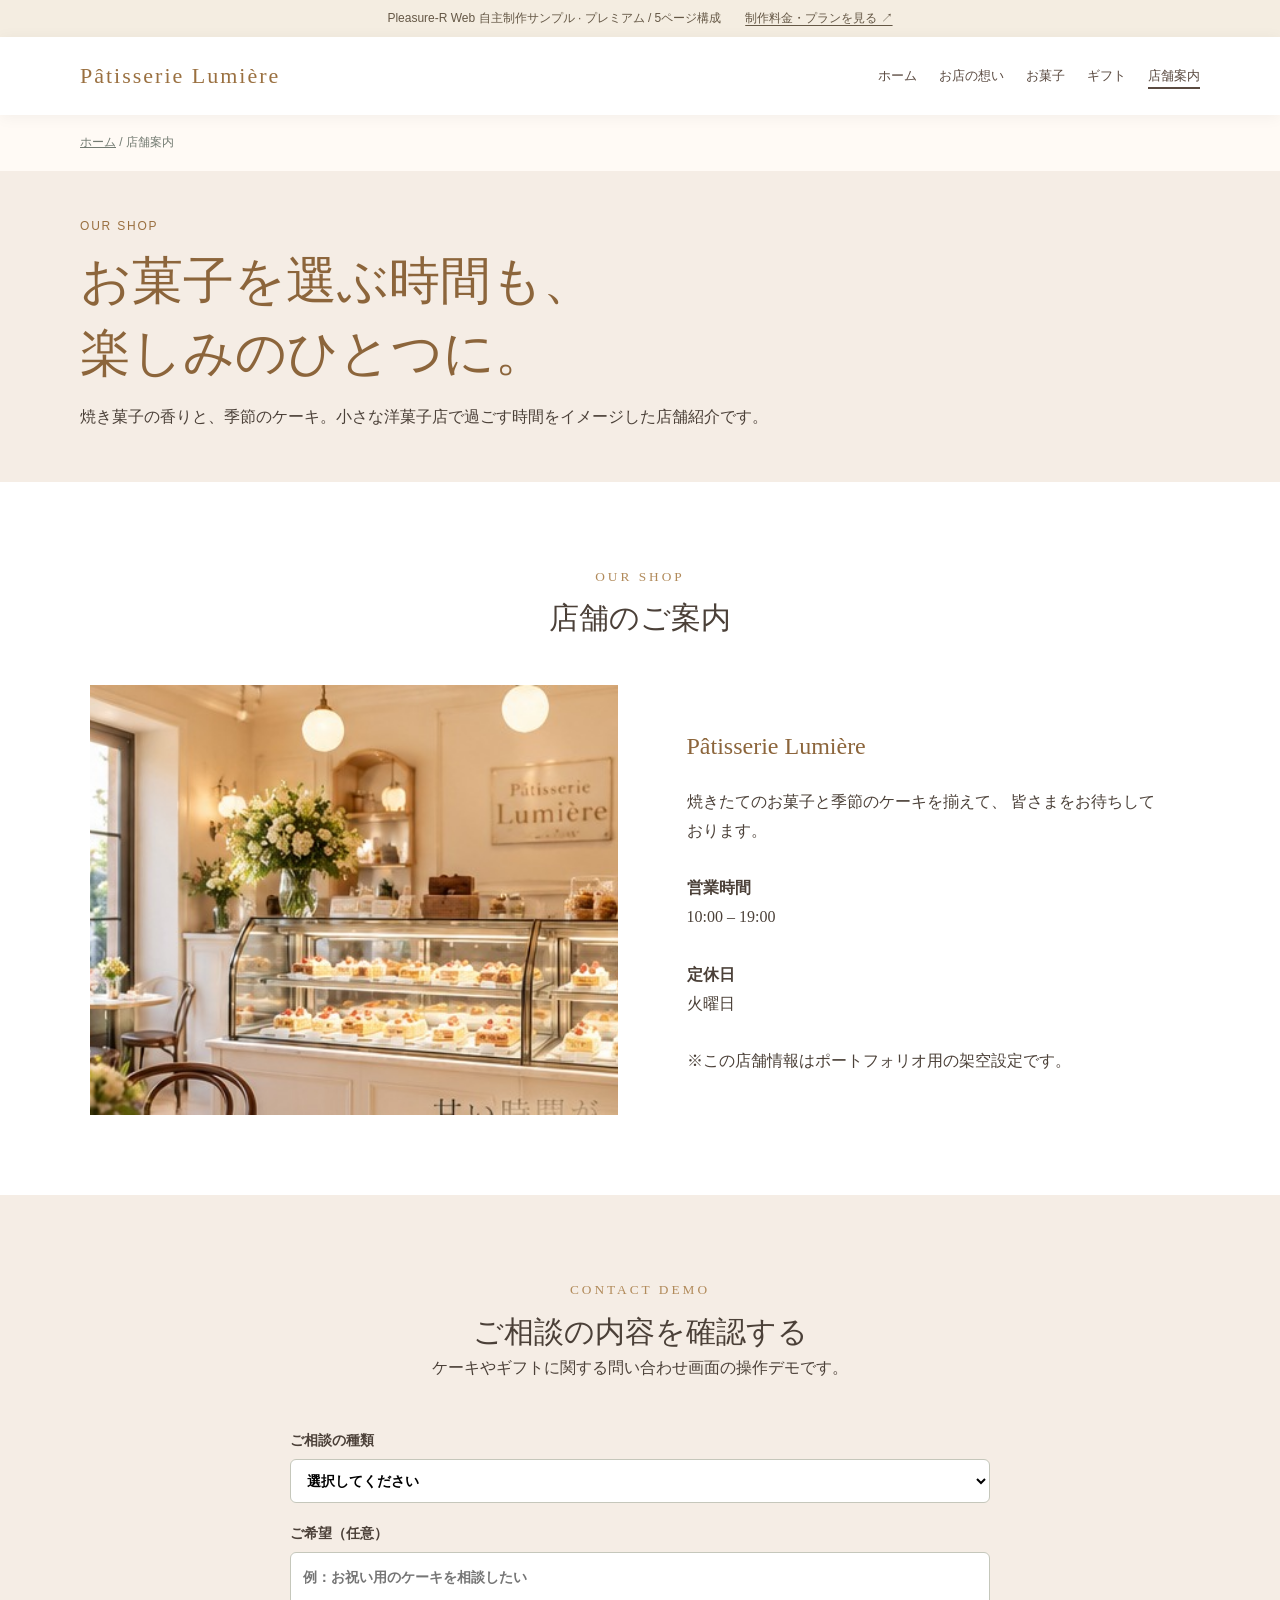
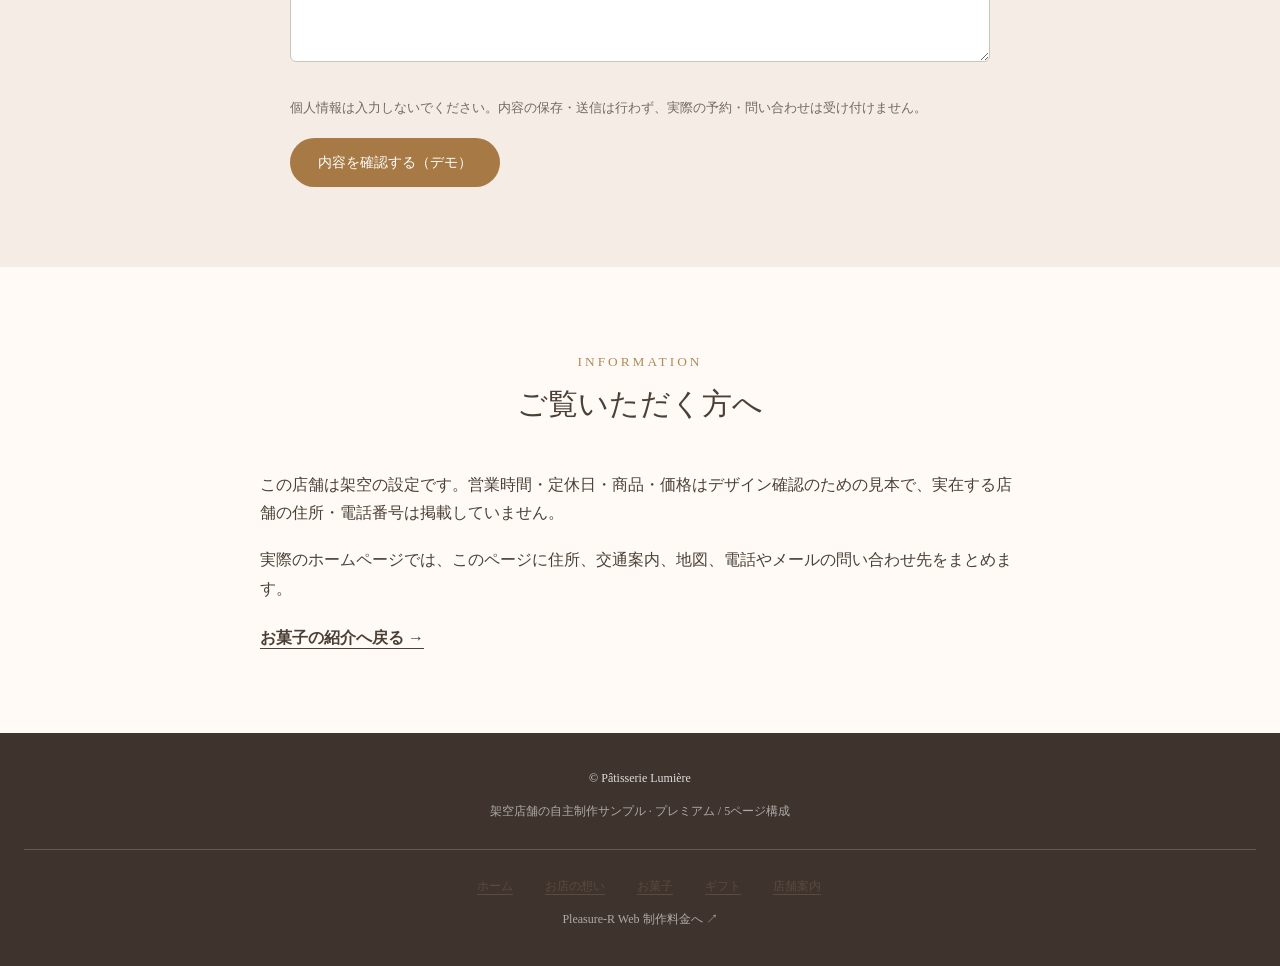
<file: shop.html>
<!doctype html><html lang="ja"><head><meta charset="utf-8"><meta name="viewport" content="width=device-width,initial-scale=1"><meta name="description" content="プレミアムプラン・5ページ構成の自主制作サンプル。架空の洋菓子店、パティスリー・ルミエール。"><title>店舗案内｜Pâtisserie Lumière</title><link rel="stylesheet" href="site.css"><script src="demo.js" defer></script></head><body><div class="demo-bar"><span>Pleasure-R Web 自主制作サンプル · プレミアム / 5ページ構成</span><a href="https://yamaji8198.github.io/pleasure-r-web/#price">制作料金・プランを見る ↗</a></div><header><div class="wrap cake-nav"><a class="logo" href="index.html">Pâtisserie Lumière</a><nav aria-label="メインメニュー"><a href="index.html">ホーム</a><a href="concept.html">お店の想い</a><a href="sweets.html">お菓子</a><a href="gift.html">ギフト</a><a href="shop.html" aria-current="page">店舗案内</a></nav></div></header><main><div class="wrap breadcrumb"><a href="index.html">ホーム</a><span aria-hidden="true"> / </span>店舗案内</div><div class="page-head"><div class="wrap"><p class="ey">OUR SHOP</p><h1>お菓子を選ぶ時間も、<br>楽しみのひとつに。</h1><p>焼き菓子の香りと、季節のケーキ。小さな洋菓子店で過ごす時間をイメージした店舗紹介です。</p></div></div><section id="shop" class="shop">

  <div class="title">

    <small>OUR SHOP</small>

    <h2>店舗のご案内</h2>

  </div>

  <div class="shop-wrap">

    <img src="shop.jpg" alt="パティスリー店内">

    <div class="info">

      <h3>Pâtisserie Lumière</h3>

      <p>

        焼きたてのお菓子と季節のケーキを揃えて、

        皆さまをお待ちしております。

      </p>

      <br>

      <p><strong>営業時間</strong><br>

      10:00 – 19:00</p>

      <br>

      <p><strong>定休日</strong><br>

      火曜日</p>

      <br>

      <p>

        ※この店舗情報はポートフォリオ用の架空設定です。

      </p>

    </div>

  </div>

</section><section class="season" id="consultation"><div class="wrap"><div class="title"><small>CONTACT DEMO</small><h2>ご相談の内容を確認する</h2><p>ケーキやギフトに関する問い合わせ画面の操作デモです。</p></div><form class="demo-form" data-demo-form><label>ご相談の種類<select required><option value="">選択してください</option><option>季節のケーキについて</option><option>焼き菓子・ギフトについて</option><option>記念日のケーキについて</option><option>店舗について</option></select></label><label>ご希望（任意）<textarea maxlength="500" placeholder="例：お祝い用のケーキを相談したい"></textarea></label><p class="demo-note">個人情報は入力しないでください。内容の保存・送信は行わず、実際の予約・問い合わせは受け付けません。</p><button class="button" type="submit">内容を確認する（デモ）</button><div class="demo-result" role="status" aria-live="polite"></div></form></div></section><section><div class="wrap"><div class="title"><small>INFORMATION</small><h2>ご覧いただく方へ</h2></div><div class="reading"><p>この店舗は架空の設定です。営業時間・定休日・商品・価格はデザイン確認のための見本で、実在する店舗の住所・電話番号は掲載していません。</p><p>実際のホームページでは、このページに住所、交通案内、地図、電話やメールの問い合わせ先をまとめます。</p><a class="more-link" href="sweets.html">お菓子の紹介へ戻る →</a></div></div></section></main><footer><p>© Pâtisserie Lumière</p><p class="portfolio">架空店舗の自主制作サンプル · プレミアム / 5ページ構成</p><nav class="page-subnav" aria-label="フッターメニュー"><a href="index.html">ホーム</a><a href="concept.html">お店の想い</a><a href="sweets.html">お菓子</a><a href="gift.html">ギフト</a><a href="shop.html">店舗案内</a></nav><p class="portfolio"><a href="https://yamaji8198.github.io/pleasure-r-web/#price">Pleasure-R Web 制作料金へ ↗</a></p></footer></body></html>
</file>
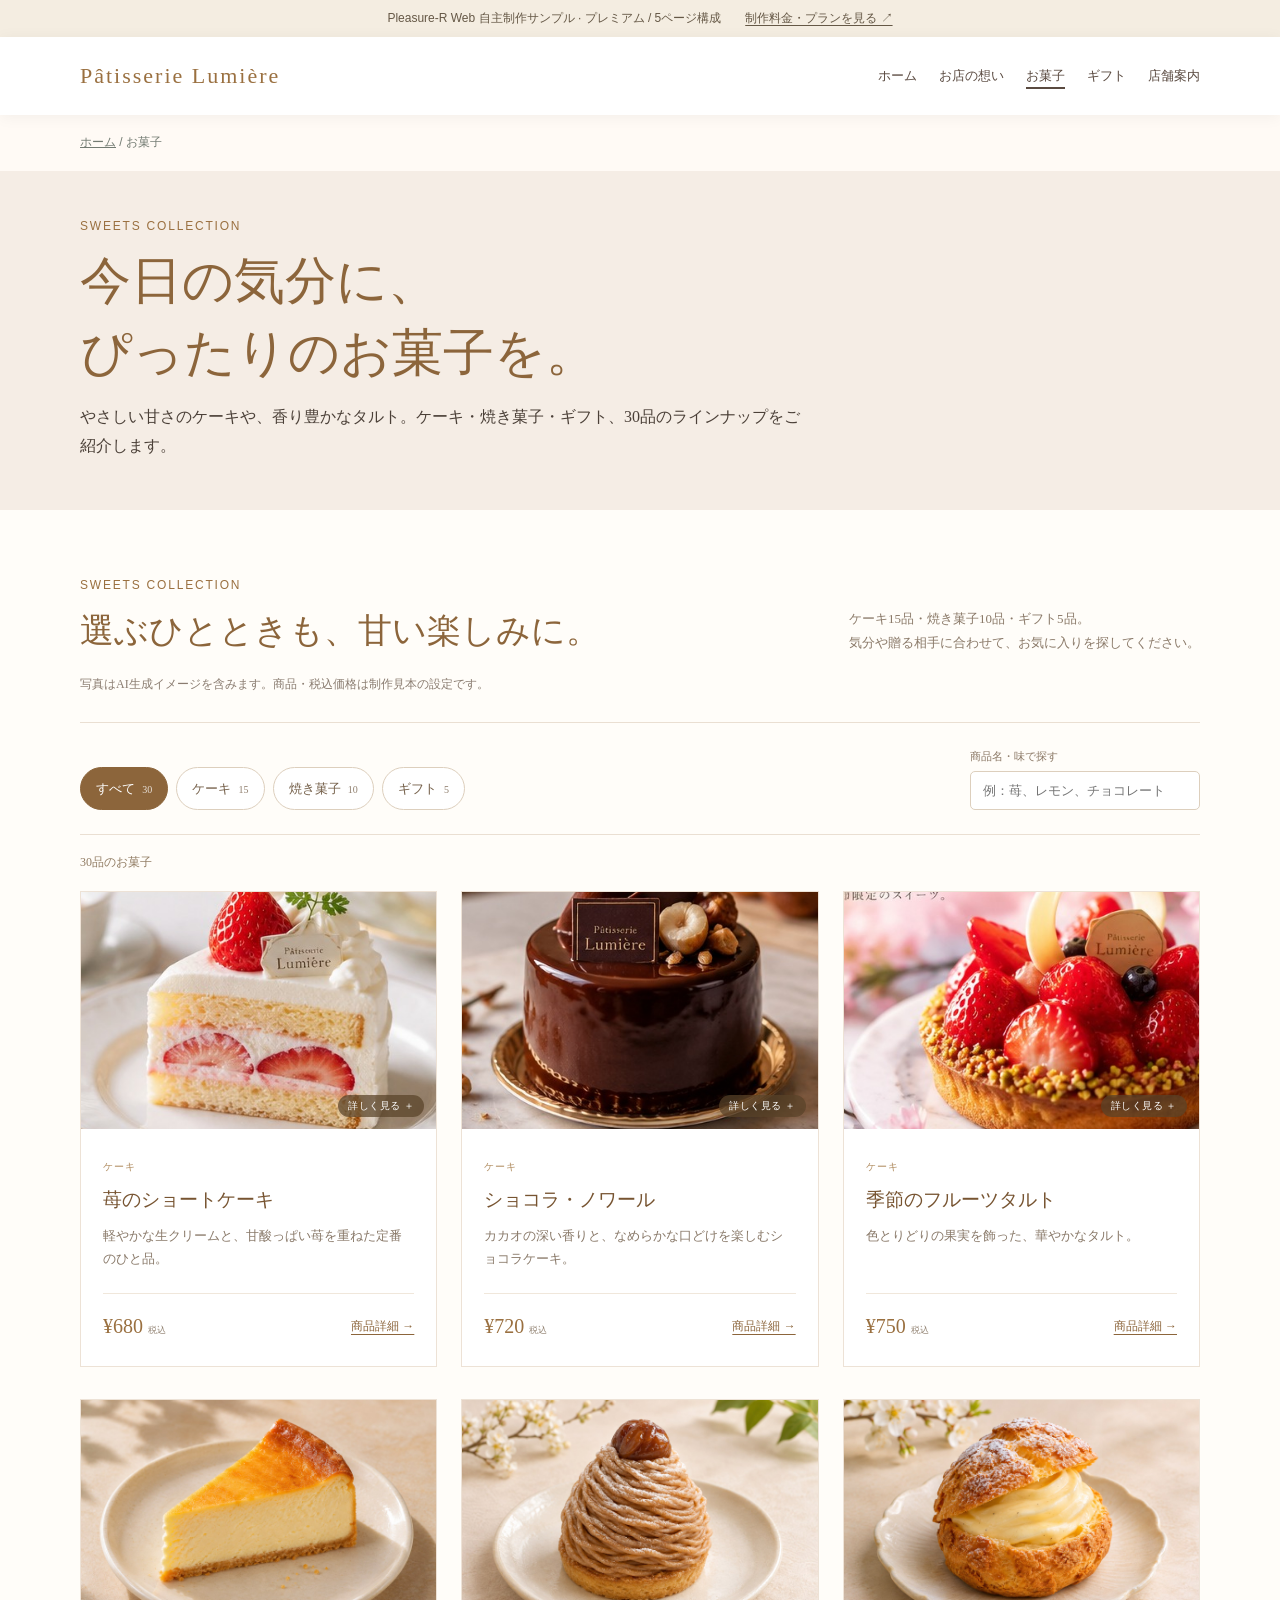
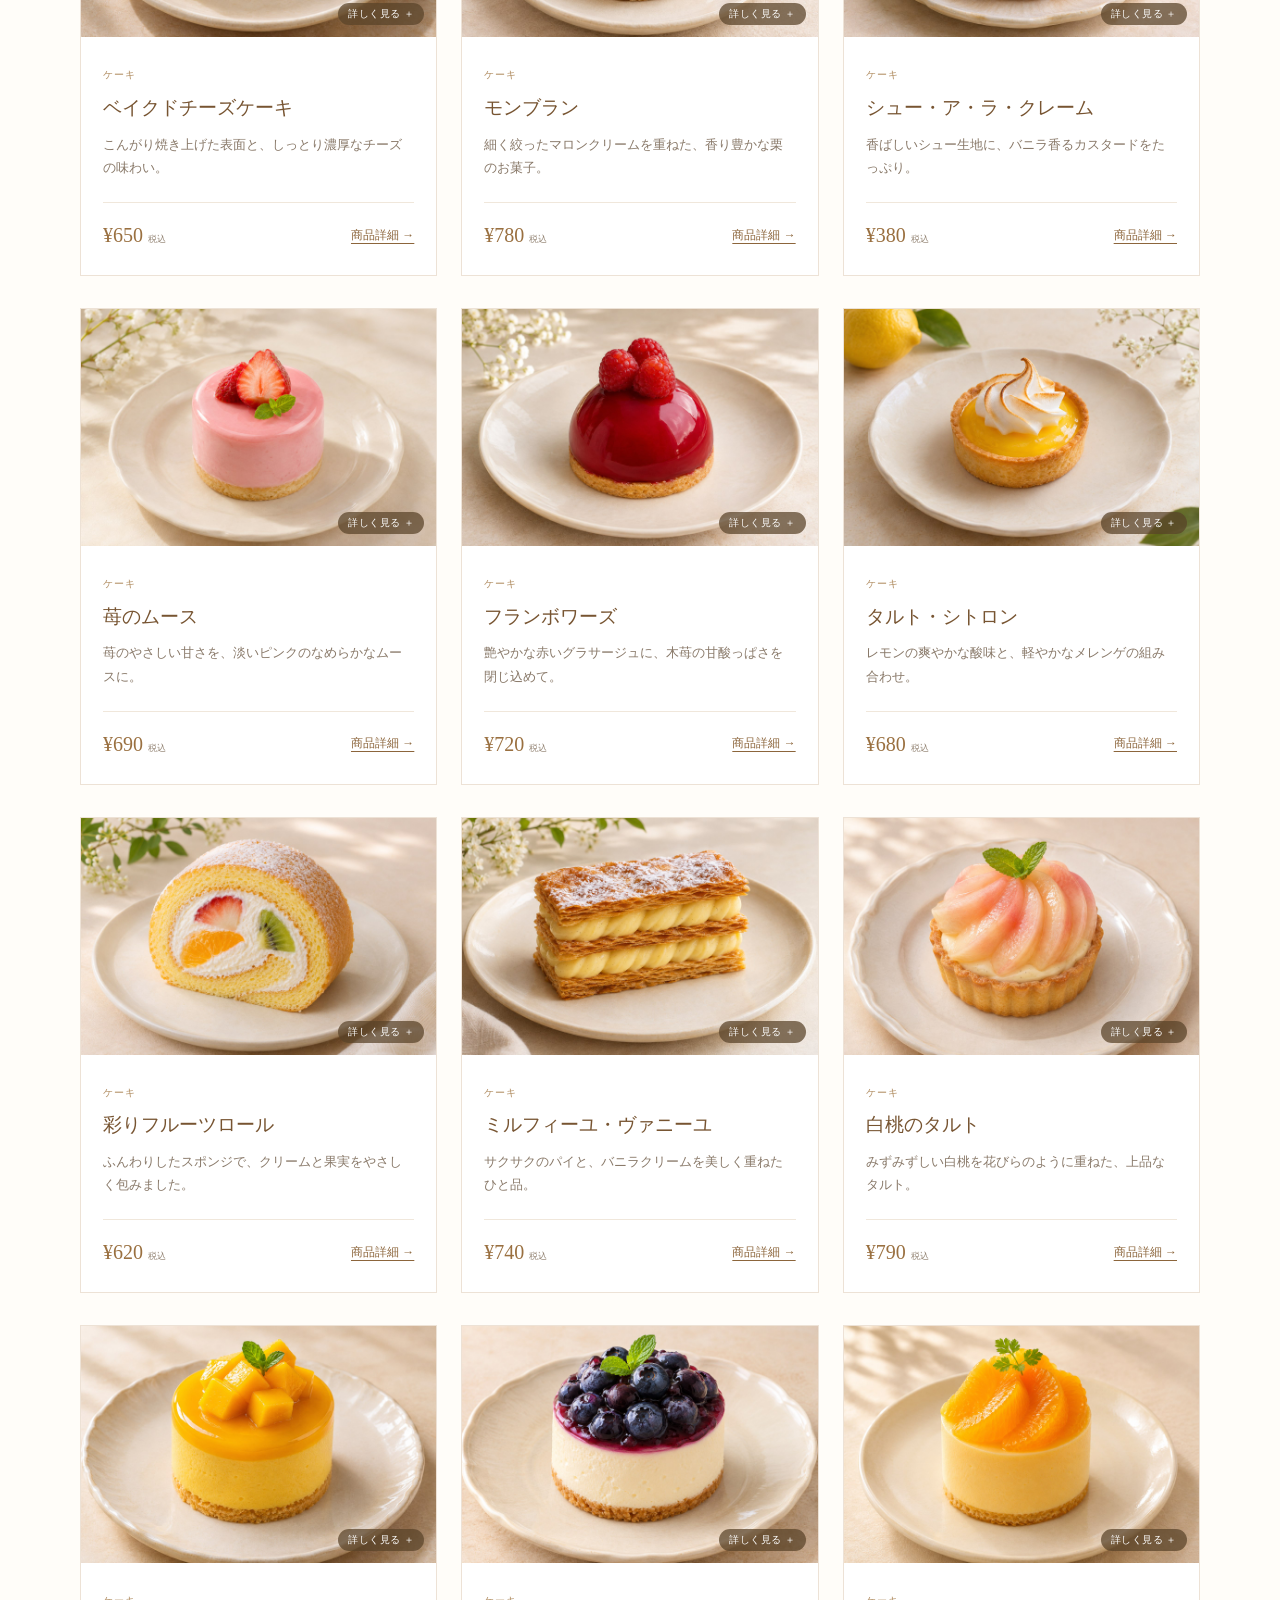
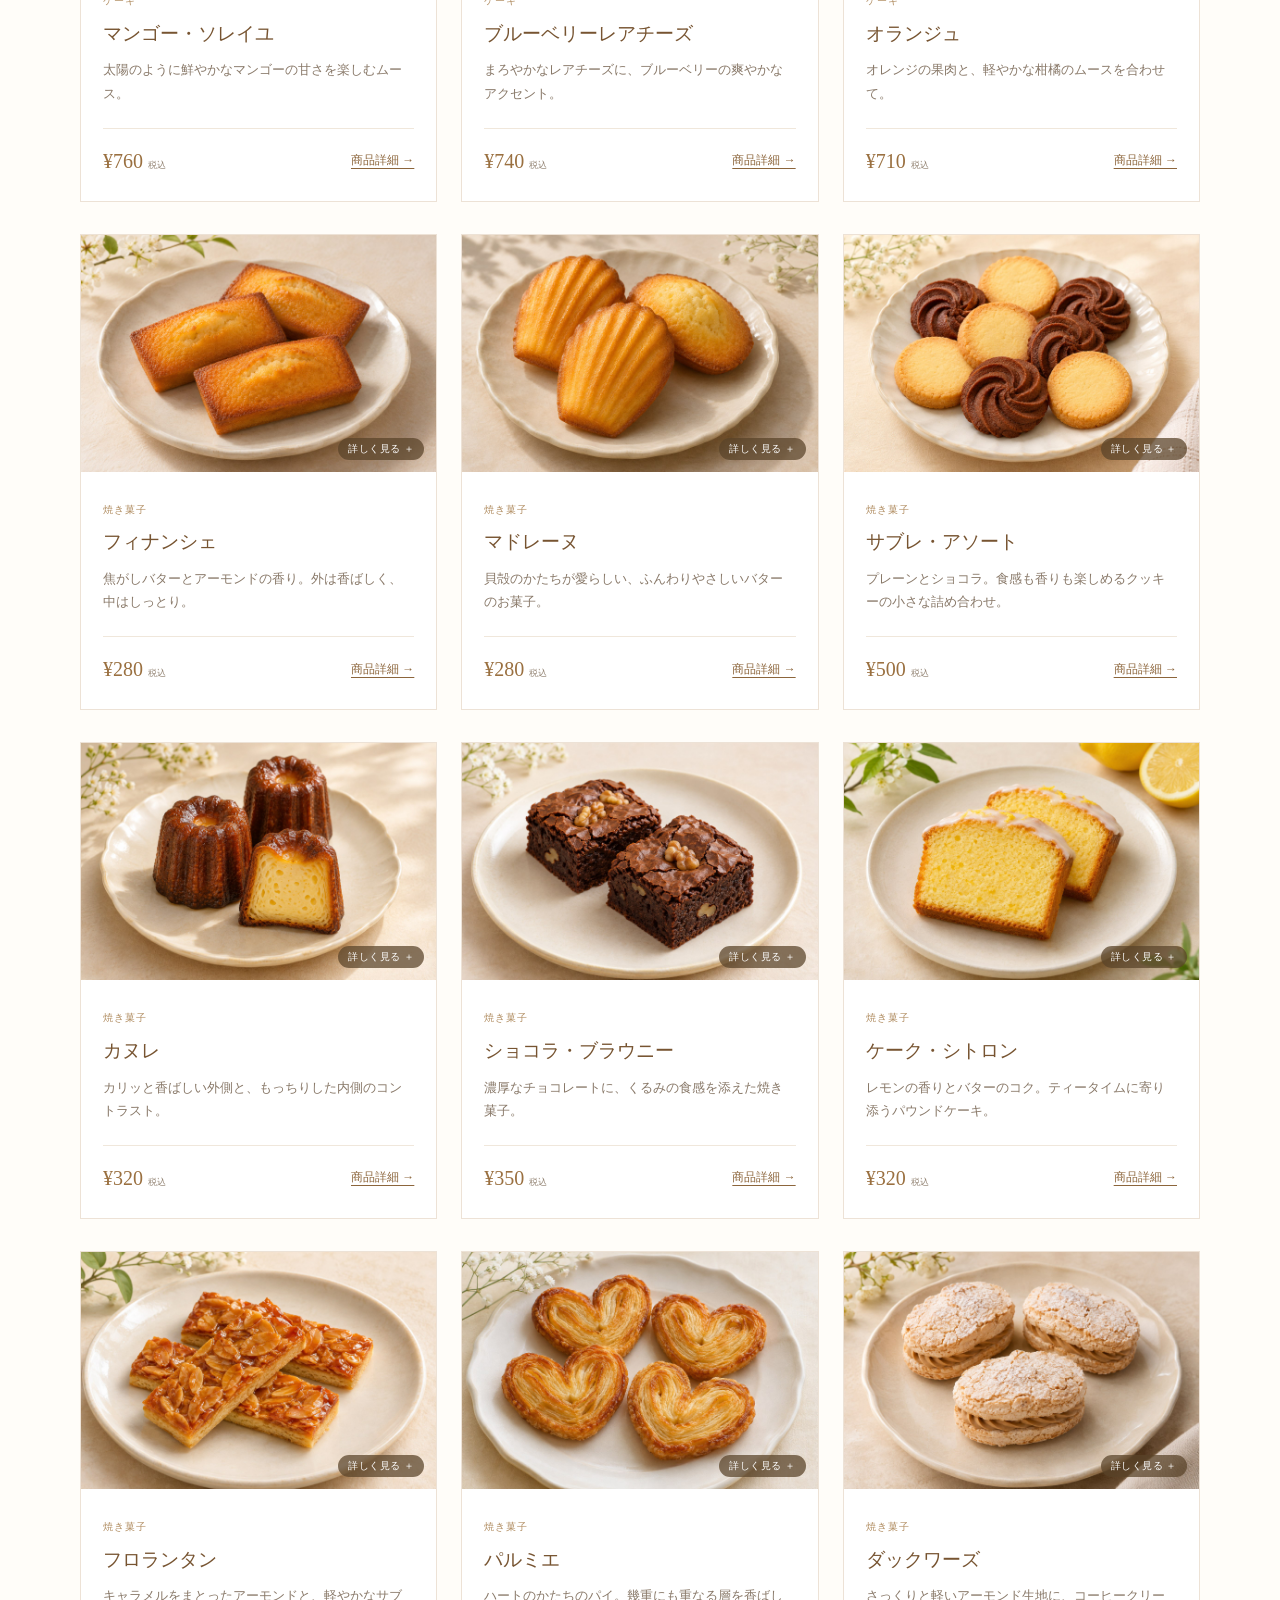
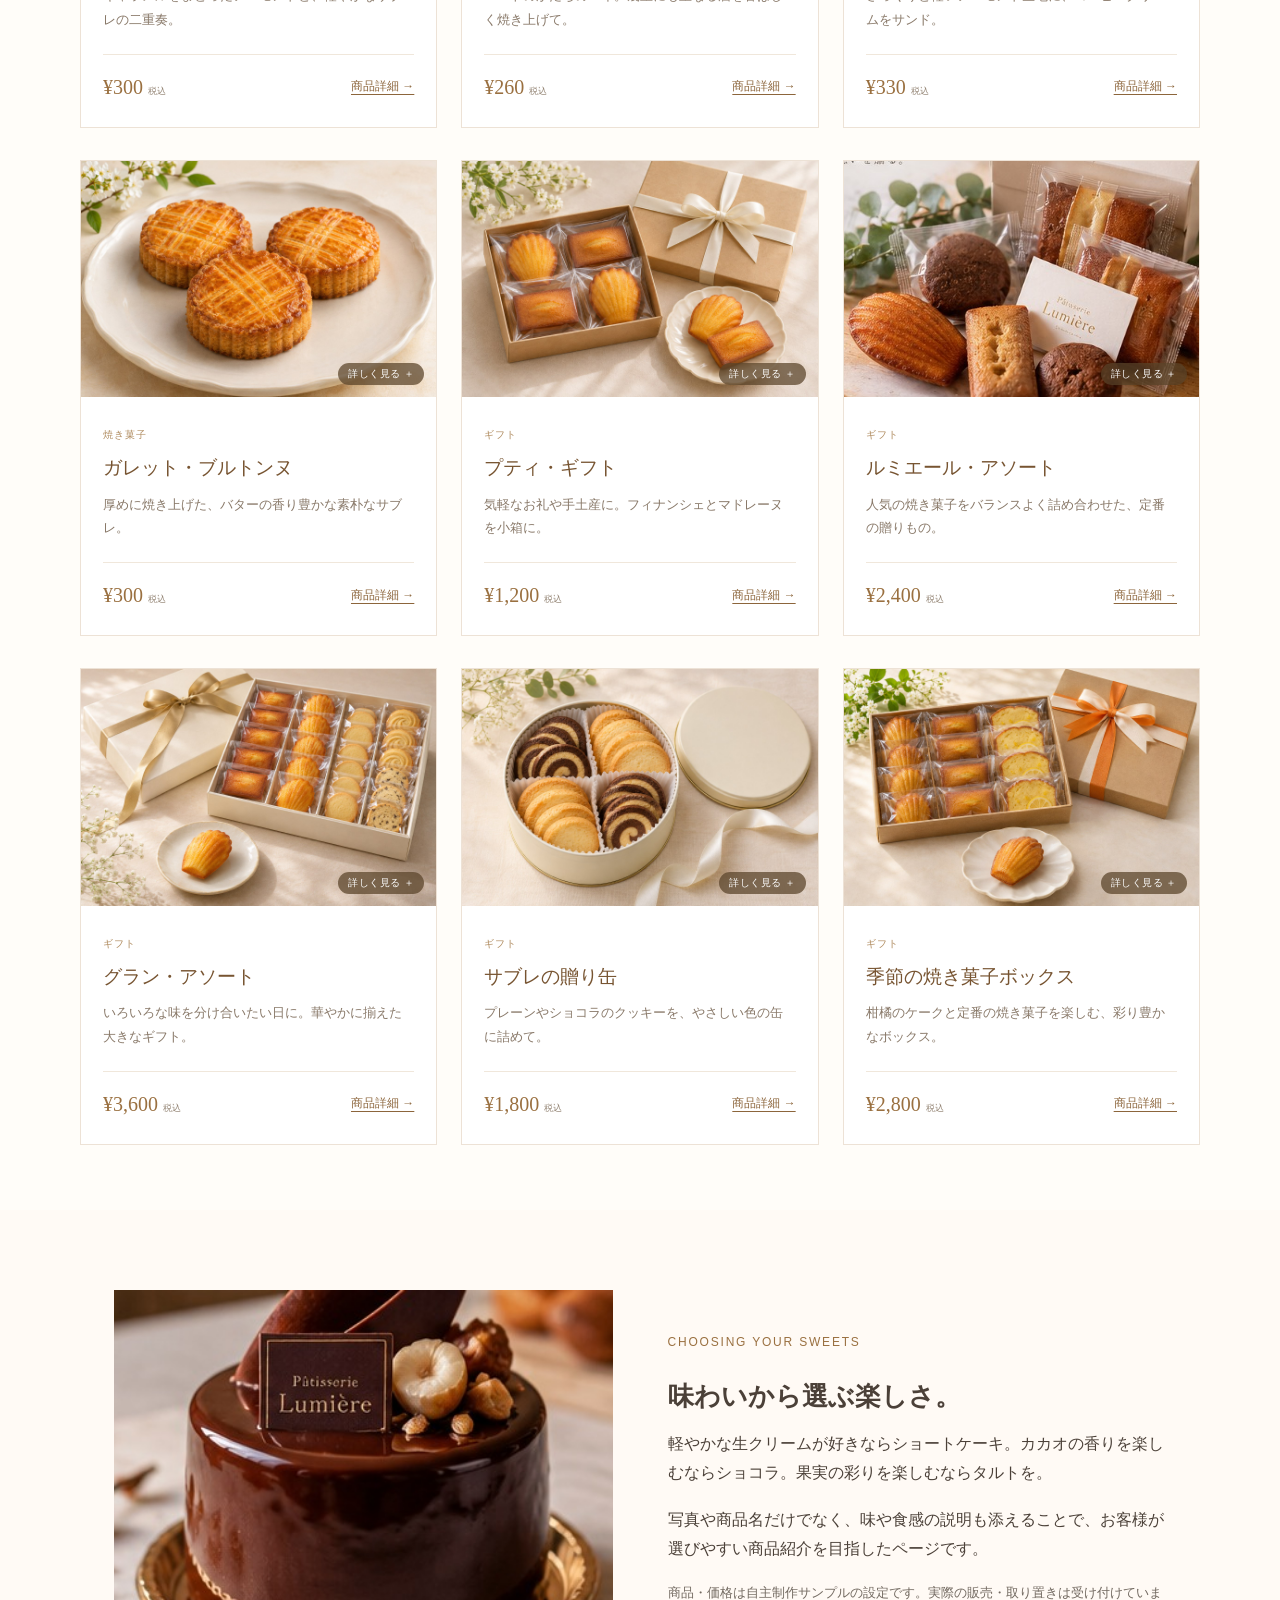
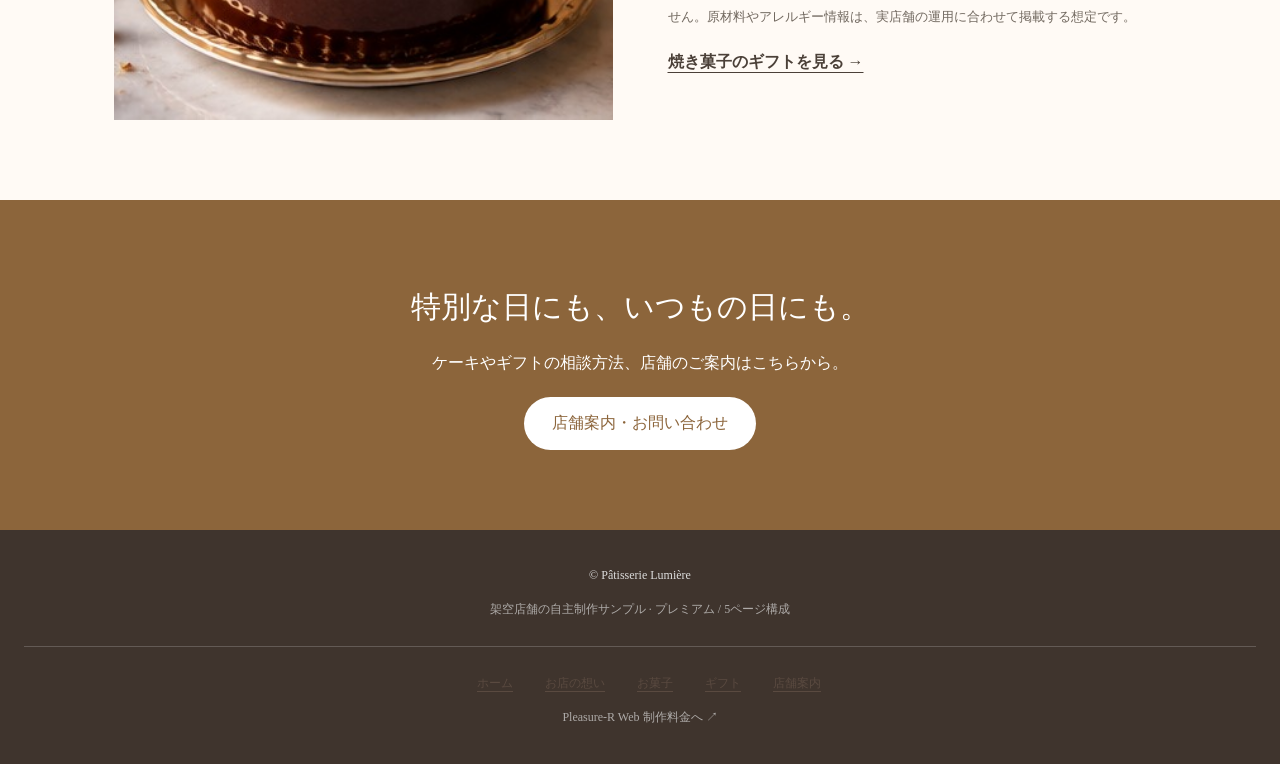
<file: sweets.html>
<!doctype html><html lang="ja"><head><meta charset="utf-8"><meta name="viewport" content="width=device-width,initial-scale=1"><meta name="description" content="プレミアムプラン・5ページ構成の自主制作サンプル。架空の洋菓子店、パティスリー・ルミエール。"><title>お菓子の紹介｜Pâtisserie Lumière</title><link rel="stylesheet" href="site.css"><script src="demo.js" defer></script><link rel="stylesheet" href="menu.css"><script src="menu.js" defer></script></head><body><div class="demo-bar"><span>Pleasure-R Web 自主制作サンプル · プレミアム / 5ページ構成</span><a href="https://yamaji8198.github.io/pleasure-r-web/#price">制作料金・プランを見る ↗</a></div><header><div class="wrap cake-nav"><a class="logo" href="index.html">Pâtisserie Lumière</a><nav aria-label="メインメニュー"><a href="index.html">ホーム</a><a href="concept.html">お店の想い</a><a href="sweets.html" aria-current="page">お菓子</a><a href="gift.html">ギフト</a><a href="shop.html">店舗案内</a></nav></div></header><main><div class="wrap breadcrumb"><a href="index.html">ホーム</a><span aria-hidden="true"> / </span>お菓子</div><div class="page-head"><div class="wrap"><p class="ey">SWEETS COLLECTION</p><h1>今日の気分に、<br>ぴったりのお菓子を。</h1><p>やさしい甘さのケーキや、香り豊かなタルト。ケーキ・焼き菓子・ギフト、30品のラインナップをご紹介します。</p></div></div><section id="sweets" class="menu-section"><div class="wrap"><div class="menu-heading"><div><p class="ey">SWEETS COLLECTION</p><h2>選ぶひとときも、甘い楽しみに。</h2></div><p>ケーキ15品・焼き菓子10品・ギフト5品。<br>気分や贈る相手に合わせて、お気に入りを探してください。</p></div><p class="menu-notice">写真はAI生成イメージを含みます。商品・税込価格は制作見本の設定です。</p><div class="menu-toolbar"><div class="menu-filters" role="group" aria-label="商品のカテゴリ"><button type="button" data-filter="all" aria-pressed="true">すべて <span>30</span></button><button type="button" data-filter="cake" aria-pressed="false">ケーキ <span>15</span></button><button type="button" data-filter="baked" aria-pressed="false">焼き菓子 <span>10</span></button><button type="button" data-filter="gift" aria-pressed="false">ギフト <span>5</span></button></div><label class="menu-search">商品名・味で探す<input type="search" id="menu-search" placeholder="例：苺、レモン、チョコレート" autocomplete="off"></label></div><p class="menu-count" id="menu-count" role="status">30品のお菓子</p><div class="menu-grid"><article class="menu-card" data-category="cake" data-search="苺のショートケーキ 軽やかな生クリームと、甘酸っぱい苺を重ねた定番のひと品。" id="item-shortcake"><button class="menu-image" type="button" data-product="shortcake" aria-label="苺のショートケーキの写真と説明を見る"><img src="shortcake.jpg" width="1536" height="1024" alt="苺のショートケーキ" loading="lazy" decoding="async"><span>詳しく見る ＋</span></button><div class="menu-card-body"><span class="menu-category">ケーキ</span><h3>苺のショートケーキ</h3><p>軽やかな生クリームと、甘酸っぱい苺を重ねた定番のひと品。</p><div class="menu-card-bottom"><span class="menu-price">¥680<small>税込</small></span><button type="button" class="menu-details" data-product="shortcake" aria-label="苺のショートケーキの詳細">商品詳細 →</button></div></div></article><article class="menu-card" data-category="cake" data-search="ショコラ・ノワール カカオの深い香りと、なめらかな口どけを楽しむショコラケーキ。" id="item-chocolate"><button class="menu-image" type="button" data-product="chocolate" aria-label="ショコラ・ノワールの写真と説明を見る"><img src="chocolate.jpg" width="1536" height="1024" alt="ショコラ・ノワール" loading="lazy" decoding="async"><span>詳しく見る ＋</span></button><div class="menu-card-body"><span class="menu-category">ケーキ</span><h3>ショコラ・ノワール</h3><p>カカオの深い香りと、なめらかな口どけを楽しむショコラケーキ。</p><div class="menu-card-bottom"><span class="menu-price">¥720<small>税込</small></span><button type="button" class="menu-details" data-product="chocolate" aria-label="ショコラ・ノワールの詳細">商品詳細 →</button></div></div></article><article class="menu-card" data-category="cake" data-search="季節のフルーツタルト 色とりどりの果実を飾った、華やかなタルト。" id="item-fruit-tart"><button class="menu-image" type="button" data-product="fruit-tart" aria-label="季節のフルーツタルトの写真と説明を見る"><img src="tart.jpg" width="1536" height="1024" alt="季節のフルーツタルト" loading="lazy" decoding="async"><span>詳しく見る ＋</span></button><div class="menu-card-body"><span class="menu-category">ケーキ</span><h3>季節のフルーツタルト</h3><p>色とりどりの果実を飾った、華やかなタルト。</p><div class="menu-card-bottom"><span class="menu-price">¥750<small>税込</small></span><button type="button" class="menu-details" data-product="fruit-tart" aria-label="季節のフルーツタルトの詳細">商品詳細 →</button></div></div></article><article class="menu-card" data-category="cake" data-search="ベイクドチーズケーキ こんがり焼き上げた表面と、しっとり濃厚なチーズの味わい。" id="item-cheesecake"><button class="menu-image" type="button" data-product="cheesecake" aria-label="ベイクドチーズケーキの写真と説明を見る"><img src="menu-cheesecake.jpg" width="1536" height="1024" alt="ベイクドチーズケーキ" loading="lazy" decoding="async"><span>詳しく見る ＋</span></button><div class="menu-card-body"><span class="menu-category">ケーキ</span><h3>ベイクドチーズケーキ</h3><p>こんがり焼き上げた表面と、しっとり濃厚なチーズの味わい。</p><div class="menu-card-bottom"><span class="menu-price">¥650<small>税込</small></span><button type="button" class="menu-details" data-product="cheesecake" aria-label="ベイクドチーズケーキの詳細">商品詳細 →</button></div></div></article><article class="menu-card" data-category="cake" data-search="モンブラン 細く絞ったマロンクリームを重ねた、香り豊かな栗のお菓子。" id="item-montblanc"><button class="menu-image" type="button" data-product="montblanc" aria-label="モンブランの写真と説明を見る"><img src="menu-montblanc.jpg" width="1536" height="1024" alt="モンブラン" loading="lazy" decoding="async"><span>詳しく見る ＋</span></button><div class="menu-card-body"><span class="menu-category">ケーキ</span><h3>モンブラン</h3><p>細く絞ったマロンクリームを重ねた、香り豊かな栗のお菓子。</p><div class="menu-card-bottom"><span class="menu-price">¥780<small>税込</small></span><button type="button" class="menu-details" data-product="montblanc" aria-label="モンブランの詳細">商品詳細 →</button></div></div></article><article class="menu-card" data-category="cake" data-search="シュー・ア・ラ・クレーム 香ばしいシュー生地に、バニラ香るカスタードをたっぷり。" id="item-choux"><button class="menu-image" type="button" data-product="choux" aria-label="シュー・ア・ラ・クレームの写真と説明を見る"><img src="menu-choux.jpg" width="1536" height="1024" alt="シュー・ア・ラ・クレーム" loading="lazy" decoding="async"><span>詳しく見る ＋</span></button><div class="menu-card-body"><span class="menu-category">ケーキ</span><h3>シュー・ア・ラ・クレーム</h3><p>香ばしいシュー生地に、バニラ香るカスタードをたっぷり。</p><div class="menu-card-bottom"><span class="menu-price">¥380<small>税込</small></span><button type="button" class="menu-details" data-product="choux" aria-label="シュー・ア・ラ・クレームの詳細">商品詳細 →</button></div></div></article><article class="menu-card" data-category="cake" data-search="苺のムース 苺のやさしい甘さを、淡いピンクのなめらかなムースに。" id="item-strawberry-mousse"><button class="menu-image" type="button" data-product="strawberry-mousse" aria-label="苺のムースの写真と説明を見る"><img src="menu-strawberry-mousse.jpg" width="1536" height="1024" alt="苺のムース" loading="lazy" decoding="async"><span>詳しく見る ＋</span></button><div class="menu-card-body"><span class="menu-category">ケーキ</span><h3>苺のムース</h3><p>苺のやさしい甘さを、淡いピンクのなめらかなムースに。</p><div class="menu-card-bottom"><span class="menu-price">¥690<small>税込</small></span><button type="button" class="menu-details" data-product="strawberry-mousse" aria-label="苺のムースの詳細">商品詳細 →</button></div></div></article><article class="menu-card" data-category="cake" data-search="フランボワーズ 艶やかな赤いグラサージュに、木苺の甘酸っぱさを閉じ込めて。" id="item-raspberry-mousse"><button class="menu-image" type="button" data-product="raspberry-mousse" aria-label="フランボワーズの写真と説明を見る"><img src="menu-raspberry-mousse.jpg" width="1536" height="1024" alt="フランボワーズ" loading="lazy" decoding="async"><span>詳しく見る ＋</span></button><div class="menu-card-body"><span class="menu-category">ケーキ</span><h3>フランボワーズ</h3><p>艶やかな赤いグラサージュに、木苺の甘酸っぱさを閉じ込めて。</p><div class="menu-card-bottom"><span class="menu-price">¥720<small>税込</small></span><button type="button" class="menu-details" data-product="raspberry-mousse" aria-label="フランボワーズの詳細">商品詳細 →</button></div></div></article><article class="menu-card" data-category="cake" data-search="タルト・シトロン レモンの爽やかな酸味と、軽やかなメレンゲの組み合わせ。" id="item-lemon-tart"><button class="menu-image" type="button" data-product="lemon-tart" aria-label="タルト・シトロンの写真と説明を見る"><img src="menu-lemon-tart.jpg" width="1536" height="1024" alt="タルト・シトロン" loading="lazy" decoding="async"><span>詳しく見る ＋</span></button><div class="menu-card-body"><span class="menu-category">ケーキ</span><h3>タルト・シトロン</h3><p>レモンの爽やかな酸味と、軽やかなメレンゲの組み合わせ。</p><div class="menu-card-bottom"><span class="menu-price">¥680<small>税込</small></span><button type="button" class="menu-details" data-product="lemon-tart" aria-label="タルト・シトロンの詳細">商品詳細 →</button></div></div></article><article class="menu-card" data-category="cake" data-search="彩りフルーツロール ふんわりしたスポンジで、クリームと果実をやさしく包みました。" id="item-fruit-roll"><button class="menu-image" type="button" data-product="fruit-roll" aria-label="彩りフルーツロールの写真と説明を見る"><img src="menu-fruit-roll.jpg" width="1536" height="1024" alt="彩りフルーツロール" loading="lazy" decoding="async"><span>詳しく見る ＋</span></button><div class="menu-card-body"><span class="menu-category">ケーキ</span><h3>彩りフルーツロール</h3><p>ふんわりしたスポンジで、クリームと果実をやさしく包みました。</p><div class="menu-card-bottom"><span class="menu-price">¥620<small>税込</small></span><button type="button" class="menu-details" data-product="fruit-roll" aria-label="彩りフルーツロールの詳細">商品詳細 →</button></div></div></article><article class="menu-card" data-category="cake" data-search="ミルフィーユ・ヴァニーユ サクサクのパイと、バニラクリームを美しく重ねたひと品。" id="item-millefeuille"><button class="menu-image" type="button" data-product="millefeuille" aria-label="ミルフィーユ・ヴァニーユの写真と説明を見る"><img src="menu-millefeuille.jpg" width="1536" height="1024" alt="ミルフィーユ・ヴァニーユ" loading="lazy" decoding="async"><span>詳しく見る ＋</span></button><div class="menu-card-body"><span class="menu-category">ケーキ</span><h3>ミルフィーユ・ヴァニーユ</h3><p>サクサクのパイと、バニラクリームを美しく重ねたひと品。</p><div class="menu-card-bottom"><span class="menu-price">¥740<small>税込</small></span><button type="button" class="menu-details" data-product="millefeuille" aria-label="ミルフィーユ・ヴァニーユの詳細">商品詳細 →</button></div></div></article><article class="menu-card" data-category="cake" data-search="白桃のタルト みずみずしい白桃を花びらのように重ねた、上品なタルト。" id="item-peach-tart"><button class="menu-image" type="button" data-product="peach-tart" aria-label="白桃のタルトの写真と説明を見る"><img src="menu-peach-tart.jpg" width="1536" height="1024" alt="白桃のタルト" loading="lazy" decoding="async"><span>詳しく見る ＋</span></button><div class="menu-card-body"><span class="menu-category">ケーキ</span><h3>白桃のタルト</h3><p>みずみずしい白桃を花びらのように重ねた、上品なタルト。</p><div class="menu-card-bottom"><span class="menu-price">¥790<small>税込</small></span><button type="button" class="menu-details" data-product="peach-tart" aria-label="白桃のタルトの詳細">商品詳細 →</button></div></div></article><article class="menu-card" data-category="cake" data-search="マンゴー・ソレイユ 太陽のように鮮やかなマンゴーの甘さを楽しむムース。" id="item-mango-mousse"><button class="menu-image" type="button" data-product="mango-mousse" aria-label="マンゴー・ソレイユの写真と説明を見る"><img src="menu-mango-mousse.jpg" width="1536" height="1024" alt="マンゴー・ソレイユ" loading="lazy" decoding="async"><span>詳しく見る ＋</span></button><div class="menu-card-body"><span class="menu-category">ケーキ</span><h3>マンゴー・ソレイユ</h3><p>太陽のように鮮やかなマンゴーの甘さを楽しむムース。</p><div class="menu-card-bottom"><span class="menu-price">¥760<small>税込</small></span><button type="button" class="menu-details" data-product="mango-mousse" aria-label="マンゴー・ソレイユの詳細">商品詳細 →</button></div></div></article><article class="menu-card" data-category="cake" data-search="ブルーベリーレアチーズ まろやかなレアチーズに、ブルーベリーの爽やかなアクセント。" id="item-blueberry-cheesecake"><button class="menu-image" type="button" data-product="blueberry-cheesecake" aria-label="ブルーベリーレアチーズの写真と説明を見る"><img src="menu-blueberry-cheesecake.jpg" width="1536" height="1024" alt="ブルーベリーレアチーズ" loading="lazy" decoding="async"><span>詳しく見る ＋</span></button><div class="menu-card-body"><span class="menu-category">ケーキ</span><h3>ブルーベリーレアチーズ</h3><p>まろやかなレアチーズに、ブルーベリーの爽やかなアクセント。</p><div class="menu-card-bottom"><span class="menu-price">¥740<small>税込</small></span><button type="button" class="menu-details" data-product="blueberry-cheesecake" aria-label="ブルーベリーレアチーズの詳細">商品詳細 →</button></div></div></article><article class="menu-card" data-category="cake" data-search="オランジュ オレンジの果肉と、軽やかな柑橘のムースを合わせて。" id="item-orange-mousse"><button class="menu-image" type="button" data-product="orange-mousse" aria-label="オランジュの写真と説明を見る"><img src="menu-orange-mousse.jpg" width="1536" height="1024" alt="オランジュ" loading="lazy" decoding="async"><span>詳しく見る ＋</span></button><div class="menu-card-body"><span class="menu-category">ケーキ</span><h3>オランジュ</h3><p>オレンジの果肉と、軽やかな柑橘のムースを合わせて。</p><div class="menu-card-bottom"><span class="menu-price">¥710<small>税込</small></span><button type="button" class="menu-details" data-product="orange-mousse" aria-label="オランジュの詳細">商品詳細 →</button></div></div></article><article class="menu-card" data-category="baked" data-search="フィナンシェ 焦がしバターとアーモンドの香り。外は香ばしく、中はしっとり。" id="item-financier"><button class="menu-image" type="button" data-product="financier" aria-label="フィナンシェの写真と説明を見る"><img src="menu-financier.jpg" width="1536" height="1024" alt="フィナンシェ" loading="lazy" decoding="async"><span>詳しく見る ＋</span></button><div class="menu-card-body"><span class="menu-category">焼き菓子</span><h3>フィナンシェ</h3><p>焦がしバターとアーモンドの香り。外は香ばしく、中はしっとり。</p><div class="menu-card-bottom"><span class="menu-price">¥280<small>税込</small></span><button type="button" class="menu-details" data-product="financier" aria-label="フィナンシェの詳細">商品詳細 →</button></div></div></article><article class="menu-card" data-category="baked" data-search="マドレーヌ 貝殻のかたちが愛らしい、ふんわりやさしいバターのお菓子。" id="item-madeleine"><button class="menu-image" type="button" data-product="madeleine" aria-label="マドレーヌの写真と説明を見る"><img src="menu-madeleine.jpg" width="1536" height="1024" alt="マドレーヌ" loading="lazy" decoding="async"><span>詳しく見る ＋</span></button><div class="menu-card-body"><span class="menu-category">焼き菓子</span><h3>マドレーヌ</h3><p>貝殻のかたちが愛らしい、ふんわりやさしいバターのお菓子。</p><div class="menu-card-bottom"><span class="menu-price">¥280<small>税込</small></span><button type="button" class="menu-details" data-product="madeleine" aria-label="マドレーヌの詳細">商品詳細 →</button></div></div></article><article class="menu-card" data-category="baked" data-search="サブレ・アソート プレーンとショコラ。食感も香りも楽しめるクッキーの小さな詰め合わせ。" id="item-cookies"><button class="menu-image" type="button" data-product="cookies" aria-label="サブレ・アソートの写真と説明を見る"><img src="menu-cookies.jpg" width="1536" height="1024" alt="サブレ・アソート" loading="lazy" decoding="async"><span>詳しく見る ＋</span></button><div class="menu-card-body"><span class="menu-category">焼き菓子</span><h3>サブレ・アソート</h3><p>プレーンとショコラ。食感も香りも楽しめるクッキーの小さな詰め合わせ。</p><div class="menu-card-bottom"><span class="menu-price">¥500<small>税込</small></span><button type="button" class="menu-details" data-product="cookies" aria-label="サブレ・アソートの詳細">商品詳細 →</button></div></div></article><article class="menu-card" data-category="baked" data-search="カヌレ カリッと香ばしい外側と、もっちりした内側のコントラスト。" id="item-canele"><button class="menu-image" type="button" data-product="canele" aria-label="カヌレの写真と説明を見る"><img src="menu-canele.jpg" width="1536" height="1024" alt="カヌレ" loading="lazy" decoding="async"><span>詳しく見る ＋</span></button><div class="menu-card-body"><span class="menu-category">焼き菓子</span><h3>カヌレ</h3><p>カリッと香ばしい外側と、もっちりした内側のコントラスト。</p><div class="menu-card-bottom"><span class="menu-price">¥320<small>税込</small></span><button type="button" class="menu-details" data-product="canele" aria-label="カヌレの詳細">商品詳細 →</button></div></div></article><article class="menu-card" data-category="baked" data-search="ショコラ・ブラウニー 濃厚なチョコレートに、くるみの食感を添えた焼き菓子。" id="item-brownie"><button class="menu-image" type="button" data-product="brownie" aria-label="ショコラ・ブラウニーの写真と説明を見る"><img src="menu-brownie.jpg" width="1536" height="1024" alt="ショコラ・ブラウニー" loading="lazy" decoding="async"><span>詳しく見る ＋</span></button><div class="menu-card-body"><span class="menu-category">焼き菓子</span><h3>ショコラ・ブラウニー</h3><p>濃厚なチョコレートに、くるみの食感を添えた焼き菓子。</p><div class="menu-card-bottom"><span class="menu-price">¥350<small>税込</small></span><button type="button" class="menu-details" data-product="brownie" aria-label="ショコラ・ブラウニーの詳細">商品詳細 →</button></div></div></article><article class="menu-card" data-category="baked" data-search="ケーク・シトロン レモンの香りとバターのコク。ティータイムに寄り添うパウンドケーキ。" id="item-poundcake"><button class="menu-image" type="button" data-product="poundcake" aria-label="ケーク・シトロンの写真と説明を見る"><img src="menu-poundcake.jpg" width="1536" height="1024" alt="ケーク・シトロン" loading="lazy" decoding="async"><span>詳しく見る ＋</span></button><div class="menu-card-body"><span class="menu-category">焼き菓子</span><h3>ケーク・シトロン</h3><p>レモンの香りとバターのコク。ティータイムに寄り添うパウンドケーキ。</p><div class="menu-card-bottom"><span class="menu-price">¥320<small>税込</small></span><button type="button" class="menu-details" data-product="poundcake" aria-label="ケーク・シトロンの詳細">商品詳細 →</button></div></div></article><article class="menu-card" data-category="baked" data-search="フロランタン キャラメルをまとったアーモンドと、軽やかなサブレの二重奏。" id="item-florentine"><button class="menu-image" type="button" data-product="florentine" aria-label="フロランタンの写真と説明を見る"><img src="menu-florentine.jpg" width="1536" height="1024" alt="フロランタン" loading="lazy" decoding="async"><span>詳しく見る ＋</span></button><div class="menu-card-body"><span class="menu-category">焼き菓子</span><h3>フロランタン</h3><p>キャラメルをまとったアーモンドと、軽やかなサブレの二重奏。</p><div class="menu-card-bottom"><span class="menu-price">¥300<small>税込</small></span><button type="button" class="menu-details" data-product="florentine" aria-label="フロランタンの詳細">商品詳細 →</button></div></div></article><article class="menu-card" data-category="baked" data-search="パルミエ ハートのかたちのパイ。幾重にも重なる層を香ばしく焼き上げて。" id="item-palmier"><button class="menu-image" type="button" data-product="palmier" aria-label="パルミエの写真と説明を見る"><img src="menu-palmier.jpg" width="1536" height="1024" alt="パルミエ" loading="lazy" decoding="async"><span>詳しく見る ＋</span></button><div class="menu-card-body"><span class="menu-category">焼き菓子</span><h3>パルミエ</h3><p>ハートのかたちのパイ。幾重にも重なる層を香ばしく焼き上げて。</p><div class="menu-card-bottom"><span class="menu-price">¥260<small>税込</small></span><button type="button" class="menu-details" data-product="palmier" aria-label="パルミエの詳細">商品詳細 →</button></div></div></article><article class="menu-card" data-category="baked" data-search="ダックワーズ さっくりと軽いアーモンド生地に、コーヒークリームをサンド。" id="item-dacquoise"><button class="menu-image" type="button" data-product="dacquoise" aria-label="ダックワーズの写真と説明を見る"><img src="menu-dacquoise.jpg" width="1536" height="1024" alt="ダックワーズ" loading="lazy" decoding="async"><span>詳しく見る ＋</span></button><div class="menu-card-body"><span class="menu-category">焼き菓子</span><h3>ダックワーズ</h3><p>さっくりと軽いアーモンド生地に、コーヒークリームをサンド。</p><div class="menu-card-bottom"><span class="menu-price">¥330<small>税込</small></span><button type="button" class="menu-details" data-product="dacquoise" aria-label="ダックワーズの詳細">商品詳細 →</button></div></div></article><article class="menu-card" data-category="baked" data-search="ガレット・ブルトンヌ 厚めに焼き上げた、バターの香り豊かな素朴なサブレ。" id="item-galette"><button class="menu-image" type="button" data-product="galette" aria-label="ガレット・ブルトンヌの写真と説明を見る"><img src="menu-galette.jpg" width="1536" height="1024" alt="ガレット・ブルトンヌ" loading="lazy" decoding="async"><span>詳しく見る ＋</span></button><div class="menu-card-body"><span class="menu-category">焼き菓子</span><h3>ガレット・ブルトンヌ</h3><p>厚めに焼き上げた、バターの香り豊かな素朴なサブレ。</p><div class="menu-card-bottom"><span class="menu-price">¥300<small>税込</small></span><button type="button" class="menu-details" data-product="galette" aria-label="ガレット・ブルトンヌの詳細">商品詳細 →</button></div></div></article><article class="menu-card" data-category="gift" data-search="プティ・ギフト 気軽なお礼や手土産に。フィナンシェとマドレーヌを小箱に。" id="item-gift-small"><button class="menu-image" type="button" data-product="gift-small" aria-label="プティ・ギフトの写真と説明を見る"><img src="menu-gift-small.jpg" width="1536" height="1024" alt="プティ・ギフト" loading="lazy" decoding="async"><span>詳しく見る ＋</span></button><div class="menu-card-body"><span class="menu-category">ギフト</span><h3>プティ・ギフト</h3><p>気軽なお礼や手土産に。フィナンシェとマドレーヌを小箱に。</p><div class="menu-card-bottom"><span class="menu-price">¥1,200<small>税込</small></span><button type="button" class="menu-details" data-product="gift-small" aria-label="プティ・ギフトの詳細">商品詳細 →</button></div></div></article><article class="menu-card" data-category="gift" data-search="ルミエール・アソート 人気の焼き菓子をバランスよく詰め合わせた、定番の贈りもの。" id="item-gift-standard"><button class="menu-image" type="button" data-product="gift-standard" aria-label="ルミエール・アソートの写真と説明を見る"><img src="gift.jpg" width="1536" height="1024" alt="ルミエール・アソート" loading="lazy" decoding="async"><span>詳しく見る ＋</span></button><div class="menu-card-body"><span class="menu-category">ギフト</span><h3>ルミエール・アソート</h3><p>人気の焼き菓子をバランスよく詰め合わせた、定番の贈りもの。</p><div class="menu-card-bottom"><span class="menu-price">¥2,400<small>税込</small></span><button type="button" class="menu-details" data-product="gift-standard" aria-label="ルミエール・アソートの詳細">商品詳細 →</button></div></div></article><article class="menu-card" data-category="gift" data-search="グラン・アソート いろいろな味を分け合いたい日に。華やかに揃えた大きなギフト。" id="item-gift-large"><button class="menu-image" type="button" data-product="gift-large" aria-label="グラン・アソートの写真と説明を見る"><img src="menu-gift-large.jpg" width="1536" height="1024" alt="グラン・アソート" loading="lazy" decoding="async"><span>詳しく見る ＋</span></button><div class="menu-card-body"><span class="menu-category">ギフト</span><h3>グラン・アソート</h3><p>いろいろな味を分け合いたい日に。華やかに揃えた大きなギフト。</p><div class="menu-card-bottom"><span class="menu-price">¥3,600<small>税込</small></span><button type="button" class="menu-details" data-product="gift-large" aria-label="グラン・アソートの詳細">商品詳細 →</button></div></div></article><article class="menu-card" data-category="gift" data-search="サブレの贈り缶 プレーンやショコラのクッキーを、やさしい色の缶に詰めて。" id="item-gift-tin"><button class="menu-image" type="button" data-product="gift-tin" aria-label="サブレの贈り缶の写真と説明を見る"><img src="menu-gift-tin.jpg" width="1536" height="1024" alt="サブレの贈り缶" loading="lazy" decoding="async"><span>詳しく見る ＋</span></button><div class="menu-card-body"><span class="menu-category">ギフト</span><h3>サブレの贈り缶</h3><p>プレーンやショコラのクッキーを、やさしい色の缶に詰めて。</p><div class="menu-card-bottom"><span class="menu-price">¥1,800<small>税込</small></span><button type="button" class="menu-details" data-product="gift-tin" aria-label="サブレの贈り缶の詳細">商品詳細 →</button></div></div></article><article class="menu-card" data-category="gift" data-search="季節の焼き菓子ボックス 柑橘のケークと定番の焼き菓子を楽しむ、彩り豊かなボックス。" id="item-gift-seasonal"><button class="menu-image" type="button" data-product="gift-seasonal" aria-label="季節の焼き菓子ボックスの写真と説明を見る"><img src="menu-gift-seasonal.jpg" width="1536" height="1024" alt="季節の焼き菓子ボックス" loading="lazy" decoding="async"><span>詳しく見る ＋</span></button><div class="menu-card-body"><span class="menu-category">ギフト</span><h3>季節の焼き菓子ボックス</h3><p>柑橘のケークと定番の焼き菓子を楽しむ、彩り豊かなボックス。</p><div class="menu-card-bottom"><span class="menu-price">¥2,800<small>税込</small></span><button type="button" class="menu-details" data-product="gift-seasonal" aria-label="季節の焼き菓子ボックスの詳細">商品詳細 →</button></div></div></article></div><div class="menu-empty" hidden>該当するお菓子がありません。別の言葉やカテゴリでお試しください。<button type="button" id="menu-reset">すべてのお菓子に戻る</button></div><noscript><p>写真を拡大するにはJavaScriptを有効にしてください。商品一覧はそのままご覧いただけます。</p></noscript></div></section><section><div class="wrap story-split"><img src="chocolate.jpg" alt="ショコラケーキの見本" loading="lazy"><div class="reading"><p class="ey">CHOOSING YOUR SWEETS</p><h2>味わいから選ぶ楽しさ。</h2><p>軽やかな生クリームが好きならショートケーキ。カカオの香りを楽しむならショコラ。果実の彩りを楽しむならタルトを。</p><p>写真や商品名だけでなく、味や食感の説明も添えることで、お客様が選びやすい商品紹介を目指したページです。</p><p class="demo-note">商品・価格は自主制作サンプルの設定です。実際の販売・取り置きは受け付けていません。原材料やアレルギー情報は、実店舗の運用に合わせて掲載する想定です。</p><a class="more-link" href="gift.html">焼き菓子のギフトを見る →</a></div></div></section><section class="cta"><h2>特別な日にも、いつもの日にも。</h2><p>ケーキやギフトの相談方法、店舗のご案内はこちらから。</p><a class="button" href="shop.html#consultation">店舗案内・お問い合わせ</a></section></main><footer><p>© Pâtisserie Lumière</p><p class="portfolio">架空店舗の自主制作サンプル · プレミアム / 5ページ構成</p><nav class="page-subnav" aria-label="フッターメニュー"><a href="index.html">ホーム</a><a href="concept.html">お店の想い</a><a href="sweets.html">お菓子</a><a href="gift.html">ギフト</a><a href="shop.html">店舗案内</a></nav><p class="portfolio"><a href="https://yamaji8198.github.io/pleasure-r-web/#price">Pleasure-R Web 制作料金へ ↗</a></p></footer><dialog class="product-dialog" id="product-dialog" aria-labelledby="product-dialog-title"><button type="button" class="dialog-close" aria-label="商品詳細を閉じる">×</button><div class="dialog-grid"><img id="product-dialog-image" alt=""><div class="dialog-copy"><p class="ey" id="product-dialog-category"></p><h2 id="product-dialog-title"></h2><p id="product-dialog-description"></p><p class="dialog-price" id="product-dialog-price"></p><p class="menu-notice">商品・価格は自主制作サンプルの設定です。注文や取り置きは受け付けていません。</p><a class="button" href="shop.html#consultation">店舗案内・相談デモへ</a></div></div></dialog><script type="application/json" id="menu-data">[{"id":"shortcake","name":"苺のショートケーキ","category":"cake","price":680,"description":"軽やかな生クリームと、甘酸っぱい苺を重ねた定番のひと品。","image":"shortcake.jpg","fruit":true},{"id":"chocolate","name":"ショコラ・ノワール","category":"cake","price":720,"description":"カカオの深い香りと、なめらかな口どけを楽しむショコラケーキ。","image":"chocolate.jpg","fruit":false},{"id":"fruit-tart","name":"季節のフルーツタルト","category":"cake","price":750,"description":"色とりどりの果実を飾った、華やかなタルト。","image":"tart.jpg","fruit":true},{"id":"cheesecake","name":"ベイクドチーズケーキ","category":"cake","price":650,"description":"こんがり焼き上げた表面と、しっとり濃厚なチーズの味わい。","image":"menu-cheesecake.jpg","fruit":false},{"id":"montblanc","name":"モンブラン","category":"cake","price":780,"description":"細く絞ったマロンクリームを重ねた、香り豊かな栗のお菓子。","image":"menu-montblanc.jpg","fruit":false},{"id":"choux","name":"シュー・ア・ラ・クレーム","category":"cake","price":380,"description":"香ばしいシュー生地に、バニラ香るカスタードをたっぷり。","image":"menu-choux.jpg","fruit":false},{"id":"strawberry-mousse","name":"苺のムース","category":"cake","price":690,"description":"苺のやさしい甘さを、淡いピンクのなめらかなムースに。","image":"menu-strawberry-mousse.jpg","fruit":true},{"id":"raspberry-mousse","name":"フランボワーズ","category":"cake","price":720,"description":"艶やかな赤いグラサージュに、木苺の甘酸っぱさを閉じ込めて。","image":"menu-raspberry-mousse.jpg","fruit":true},{"id":"lemon-tart","name":"タルト・シトロン","category":"cake","price":680,"description":"レモンの爽やかな酸味と、軽やかなメレンゲの組み合わせ。","image":"menu-lemon-tart.jpg","fruit":true},{"id":"fruit-roll","name":"彩りフルーツロール","category":"cake","price":620,"description":"ふんわりしたスポンジで、クリームと果実をやさしく包みました。","image":"menu-fruit-roll.jpg","fruit":true},{"id":"millefeuille","name":"ミルフィーユ・ヴァニーユ","category":"cake","price":740,"description":"サクサクのパイと、バニラクリームを美しく重ねたひと品。","image":"menu-millefeuille.jpg","fruit":false},{"id":"peach-tart","name":"白桃のタルト","category":"cake","price":790,"description":"みずみずしい白桃を花びらのように重ねた、上品なタルト。","image":"menu-peach-tart.jpg","fruit":true},{"id":"mango-mousse","name":"マンゴー・ソレイユ","category":"cake","price":760,"description":"太陽のように鮮やかなマンゴーの甘さを楽しむムース。","image":"menu-mango-mousse.jpg","fruit":true},{"id":"blueberry-cheesecake","name":"ブルーベリーレアチーズ","category":"cake","price":740,"description":"まろやかなレアチーズに、ブルーベリーの爽やかなアクセント。","image":"menu-blueberry-cheesecake.jpg","fruit":true},{"id":"orange-mousse","name":"オランジュ","category":"cake","price":710,"description":"オレンジの果肉と、軽やかな柑橘のムースを合わせて。","image":"menu-orange-mousse.jpg","fruit":true},{"id":"financier","name":"フィナンシェ","category":"baked","price":280,"description":"焦がしバターとアーモンドの香り。外は香ばしく、中はしっとり。","image":"menu-financier.jpg","fruit":false},{"id":"madeleine","name":"マドレーヌ","category":"baked","price":280,"description":"貝殻のかたちが愛らしい、ふんわりやさしいバターのお菓子。","image":"menu-madeleine.jpg","fruit":false},{"id":"cookies","name":"サブレ・アソート","category":"baked","price":500,"description":"プレーンとショコラ。食感も香りも楽しめるクッキーの小さな詰め合わせ。","image":"menu-cookies.jpg","fruit":false},{"id":"canele","name":"カヌレ","category":"baked","price":320,"description":"カリッと香ばしい外側と、もっちりした内側のコントラスト。","image":"menu-canele.jpg","fruit":false},{"id":"brownie","name":"ショコラ・ブラウニー","category":"baked","price":350,"description":"濃厚なチョコレートに、くるみの食感を添えた焼き菓子。","image":"menu-brownie.jpg","fruit":false},{"id":"poundcake","name":"ケーク・シトロン","category":"baked","price":320,"description":"レモンの香りとバターのコク。ティータイムに寄り添うパウンドケーキ。","image":"menu-poundcake.jpg","fruit":true},{"id":"florentine","name":"フロランタン","category":"baked","price":300,"description":"キャラメルをまとったアーモンドと、軽やかなサブレの二重奏。","image":"menu-florentine.jpg","fruit":false},{"id":"palmier","name":"パルミエ","category":"baked","price":260,"description":"ハートのかたちのパイ。幾重にも重なる層を香ばしく焼き上げて。","image":"menu-palmier.jpg","fruit":false},{"id":"dacquoise","name":"ダックワーズ","category":"baked","price":330,"description":"さっくりと軽いアーモンド生地に、コーヒークリームをサンド。","image":"menu-dacquoise.jpg","fruit":false},{"id":"galette","name":"ガレット・ブルトンヌ","category":"baked","price":300,"description":"厚めに焼き上げた、バターの香り豊かな素朴なサブレ。","image":"menu-galette.jpg","fruit":false},{"id":"gift-small","name":"プティ・ギフト","category":"gift","price":1200,"description":"気軽なお礼や手土産に。フィナンシェとマドレーヌを小箱に。","image":"menu-gift-small.jpg","fruit":false},{"id":"gift-standard","name":"ルミエール・アソート","category":"gift","price":2400,"description":"人気の焼き菓子をバランスよく詰め合わせた、定番の贈りもの。","image":"gift.jpg","fruit":false},{"id":"gift-large","name":"グラン・アソート","category":"gift","price":3600,"description":"いろいろな味を分け合いたい日に。華やかに揃えた大きなギフト。","image":"menu-gift-large.jpg","fruit":false},{"id":"gift-tin","name":"サブレの贈り缶","category":"gift","price":1800,"description":"プレーンやショコラのクッキーを、やさしい色の缶に詰めて。","image":"menu-gift-tin.jpg","fruit":false},{"id":"gift-seasonal","name":"季節の焼き菓子ボックス","category":"gift","price":2800,"description":"柑橘のケークと定番の焼き菓子を楽しむ、彩り豊かなボックス。","image":"menu-gift-seasonal.jpg","fruit":false}]</script></body></html>
</file>
<file: site.css>
*{

  box-sizing:border-box;

  margin:0;

  padding:0;

}

html{

  scroll-behavior:smooth;

}

body{

  font-family:"Hiragino Mincho ProN","Yu Mincho",serif;

  color:#4b4038;

  background:#fffaf5;

  line-height:1.8;

}

header{

  position:sticky;

  top:0;

  z-index:100;

  background:rgba(255,255,255,.95);

  padding:14px 6%;

  display:flex;

  justify-content:space-between;

  align-items:center;

  box-shadow:0 2px 15px rgba(0,0,0,.05);

}

.logo{

  font-size:20px;

  letter-spacing:2px;

  color:#9a7040;

}

nav a{

  color:#5a4a40;

  text-decoration:none;

  margin-left:18px;

  font-size:13px;

}

.hero{

  min-height:78vh;

  background:

    linear-gradient(rgba(255,248,240,.25),rgba(255,248,240,.25)),

    url("hero.jpg") center/cover no-repeat;

  display:flex;

  align-items:center;

  padding:8%;

}

.hero-box{

  background:rgba(255,255,255,.86);

  padding:40px;

  max-width:520px;

  border-radius:4px;

}

.hero h1{

  font-size:clamp(30px,6vw,55px);

  font-weight:400;

  color:#8c653b;

  margin-bottom:15px;

}

.hero p{

  font-size:16px;

  margin-bottom:25px;

}

.button{

  display:inline-block;

  background:#a77a45;

  color:white;

  text-decoration:none;

  padding:12px 28px;

  border-radius:30px;

}

section{

  padding:80px 7%;

}

.title{

  text-align:center;

  margin-bottom:45px;

}

.title small{

  color:#b18a5a;

  letter-spacing:3px;

}

.title h2{

  font-size:30px;

  font-weight:400;

  margin-top:5px;

}

.intro{

  text-align:center;

  max-width:750px;

  margin:auto;

}

.products{

  display:grid;

  grid-template-columns:repeat(3,1fr);

  gap:25px;

}

.card{

  background:white;

  box-shadow:0 8px 25px rgba(70,40,20,.08);

  overflow:hidden;

}

.card img{

  width:100%;

  height:280px;

  object-fit:cover;

}

.card-text{

  padding:22px;

}

.card h3{

  font-weight:400;

  color:#8c653b;

}

.price{

  color:#a77a45;

  margin-top:8px;

}

.season{

  background:#f5ede5;

}

.gift{

  display:grid;

  grid-template-columns:1fr 1fr;

  align-items:center;

  gap:50px;

}

.gift img{

  width:100%;

  height:430px;

  object-fit:cover;

}

.shop{

  background:white;

}

.shop-wrap{

  display:grid;

  grid-template-columns:1fr 1fr;

  gap:45px;

  align-items:center;

}

.shop-wrap img{

  width:100%;

  height:430px;

  object-fit:cover;

}

.info{

  background:#fff;

  padding:35px;

}

.info h3{

  font-size:26px;

  font-weight:400;

  color:#8c653b;

  margin-bottom:20px;

}

.cta{

  text-align:center;

  background:#8c653b;

  color:white;

}

.cta h2{

  font-size:30px;

  font-weight:400;

  margin-bottom:15px;

}

.cta .button{

  background:white;

  color:#8c653b;

  margin-top:20px;

}

footer{

  text-align:center;

  padding:35px;

  background:#3f342d;

  color:#ddd;

  font-size:12px;

}

.portfolio{

  margin-top:12px;

  opacity:.7;

}

@media(max-width:750px){

  header{

    display:block;

    text-align:center;

  }

  nav{

    margin-top:8px;

  }

  nav a{

    margin:0 5px;

    font-size:11px;

  }

  .hero{

    min-height:70vh;

    padding:25px;

  }

  .hero-box{

    padding:28px 22px;

  }

  section{

    padding:60px 20px;

  }

  .products,

  .gift,

  .shop-wrap{

    grid-template-columns:1fr;

  }

  .card img,

  .gift img,

  .shop-wrap img{

    height:auto;

  }

}


a:focus-visible,button:focus-visible,input:focus-visible,select:focus-visible,textarea:focus-visible{outline:3px solid #cd7a29;outline-offset:4px}img{max-width:100%;height:auto}.demo-bar{display:flex;align-items:center;justify-content:center;flex-wrap:wrap;gap:6px 24px;padding:9px 18px;background:#f4ede1;color:#655846;font:12px/1.6 -apple-system,BlinkMacSystemFont,"Yu Gothic",sans-serif}.demo-bar a{text-decoration:underline;text-underline-offset:3px}.breadcrumb{font-size:12px;padding:17px 0;color:#737b72}.breadcrumb a{text-decoration:underline}.page-head{padding:45px 0 50px;background:var(--cream,#f5ede5)}.page-head h1{font-size:clamp(2rem,4vw,3.4rem);margin:8px 0 14px;line-height:1.4}.page-head p{max-width:720px}.page-links{display:flex;gap:10px;flex-wrap:wrap;margin:24px 0}.page-links a{padding:10px 17px;border:1px solid #d9dacf;border-radius:5px;background:#fff}.page-links a:hover{border-color:#8d825d}.more-link{display:inline-block;text-decoration:underline;text-underline-offset:5px;font-weight:700;margin-top:20px}.page-subnav{display:flex;gap:14px;flex-wrap:wrap;justify-content:center;padding-top:26px;margin-top:26px;border-top:1px solid #ffffff30}.page-subnav a{text-decoration:underline;text-underline-offset:4px}nav a[aria-current=page]{text-decoration:underline;text-decoration-thickness:2px;text-underline-offset:7px}.panel-grid{display:grid;grid-template-columns:repeat(3,minmax(0,1fr));gap:22px}.panel{padding:26px;background:white;border:1px solid #e7dfd4;border-radius:10px}.panel h3{margin:0 0 10px;font-size:1.15rem}.panel p{font-size:.94rem}.panel-number{display:block;font:italic 32px Georgia,serif;color:#aa8347;margin-bottom:12px}.demo-note{font-size:13px;color:#726960;margin-top:16px}.reading{max-width:760px;margin:auto}.reading p+p{margin-top:18px}.reading h2{font-size:1.6rem;line-height:1.5;margin:24px 0 14px}.faq{max-width:850px;margin:25px auto 0}.faq details{border-bottom:1px solid #ddd6cb;padding:18px 4px}.faq summary{cursor:pointer;font-weight:700}.faq details p{margin-top:14px;font-size:.94rem}.demo-form{display:grid;gap:18px;max-width:700px;margin:24px auto 0}.demo-form label{display:grid;gap:6px;font-size:14px;font-weight:600}.demo-form input,.demo-form select,.demo-form textarea{font:inherit;min-width:0;width:100%;padding:12px;border:1px solid #c5c7bb;background:#fff;border-radius:6px}.demo-form textarea{min-height:110px;resize:vertical}.demo-form button{font:inherit;border:0;cursor:pointer;justify-self:start}.demo-result{padding:20px;background:#edf4eb;border:1px solid #c7d7c6;border-radius:7px;color:#2f5135;white-space:pre-line}.demo-result:empty{display:none}.sample-contact{margin-top:30px}.sample-contact h2{font-size:1.7rem}.sample-contact p{margin:12px 0}.section-small{padding-top:40px;padding-bottom:40px}@media(max-width:800px){.panel-grid{grid-template-columns:1fr}.page-head{padding:28px 0 35px}.demo-bar{font-size:11px}.page-subnav{gap:12px 20px}}

:root{--cream:#f5ede5}.wrap{width:min(1120px,calc(100% - 48px));margin:auto}a{color:inherit;text-decoration:none}.cake-nav{display:flex;justify-content:space-between;align-items:center;gap:22px;min-height:78px;padding-block:16px}header{padding:0}header .logo{font-size:22px;white-space:nowrap}header nav{display:flex;gap:22px;flex-wrap:wrap}header nav a{margin:0;font-size:13px}.page-head h1{font-family:"Yu Mincho",serif;font-weight:400;color:#8c653b}.ey{font-family:sans-serif;letter-spacing:.15em;font-size:12px;color:#9a7040}.breadcrumb{font-family:sans-serif}.title h2{line-height:1.5}.intro .more-link{font-size:14px}.feature-grid{display:grid;grid-template-columns:repeat(3,minmax(0,1fr));gap:24px}.feature{display:block;background:#fff;border:1px solid #e8ded2;overflow:hidden;border-radius:3px}.feature img{width:100%;height:240px;object-fit:cover;display:block;transition:transform .25s}.feature:hover img{transform:scale(1.025)}.feature>div{padding:24px}.feature small{letter-spacing:.15em;color:#a77a45;font-family:sans-serif;font-size:11px}.feature h3{font-weight:400;font-size:23px;margin:5px 0 10px}.feature p{font-size:14px}.feature span{display:block;margin-top:20px;font-size:13px;color:#956d3e}.story-split{display:grid;grid-template-columns:1fr 1fr;gap:55px;align-items:center}.story-split>img{width:100%;height:430px;object-fit:cover}.panel-grid h3{font-weight:400;color:#8c653b}.panel-grid p{font-size:14px}.shop-wrap img{display:block}.info{padding:24px}.info h3{font-size:24px}.page-subnav a{font-size:12px}section[id],div[id]{scroll-margin-top:110px}.demo-form{font-family:sans-serif}.demo-form .button{font-size:14px}.demo-note{line-height:1.8}.cta p{max-width:650px;margin:0 auto}footer{padding-inline:24px}.hero-box{backdrop-filter:blur(3px)}@media(max-width:800px){.cake-nav{flex-direction:column;gap:12px;padding-block:13px}header nav{justify-content:center;gap:10px 20px}.feature-grid,.story-split{grid-template-columns:1fr}.feature img{height:260px}.story-split{gap:28px}.story-split>img{height:300px}.wrap{width:calc(100% - 40px)}section{padding-inline:20px}.story-split .reading{max-width:none}.hero{min-height:65vh}.page-head{padding-inline:0}.panel-grid{gap:16px}.cake-nav .logo{font-size:20px}}@media(max-width:480px){header nav{gap:8px 14px}header nav a{font-size:11px}.hero{min-height:560px;padding:24px 20px}.hero-box{padding:25px;max-width:100%}.hero h1{font-size:40px}.hero p{font-size:14px}.page-head h1{font-size:2rem}.gift img,.shop-wrap img{height:280px;object-fit:cover}.products{gap:24px}.card img{height:270px;object-fit:cover}.cta h2{font-size:25px}.feature img{height:220px}.story-split>img{height:260px}.panel{padding:22px}}
</file>
<file: menu.css>
.menu-section{padding:65px 0;background:#fffdf9}.menu-heading{display:flex;justify-content:space-between;align-items:end;gap:30px;margin-bottom:18px}.menu-heading h2{font-weight:400;font-size:clamp(24px,3vw,34px);color:#8c653b;line-height:1.5;margin-top:8px}.menu-heading>p{font-size:13px;color:#8b7a69;line-height:1.9}.menu-notice{font-size:12px;color:#8a7c70;line-height:1.8;margin:16px 0}.menu-toolbar{padding:24px 0;display:flex;justify-content:space-between;align-items:end;gap:20px;border-top:1px solid #eadfd2;border-bottom:1px solid #eadfd2;margin-top:26px}.menu-filters{display:flex;gap:8px;flex-wrap:wrap}.menu-filters button{font:inherit;font-size:13px;cursor:pointer;background:#fff;border:1px solid #ddcfbd;border-radius:99px;color:#75604a;padding:9px 15px;white-space:nowrap}.menu-filters button[aria-pressed=true]{background:#8c653b;border-color:#8c653b;color:#fff}.menu-filters span{font-size:10px;margin-left:4px;opacity:.8}.menu-search{display:grid;gap:5px;font-family:sans-serif;font-size:11px;color:#8a7764;min-width:230px}.menu-search input{border:1px solid #ddcfbd;background:white;border-radius:5px;padding:11px 12px;font:13px sans-serif;color:#4b4038;min-width:0;width:100%}.menu-count{font-size:12px;color:#927d64;padding:17px 0}.menu-grid{display:grid;grid-template-columns:repeat(3,minmax(0,1fr));gap:32px 24px}.menu-card{background:#fff;border:1px solid #ede2d6;overflow:hidden;min-width:0;scroll-margin-top:120px}.menu-card[hidden],.menu-empty[hidden]{display:none}.menu-image{border:0;padding:0;background:#f4eadd;display:block;position:relative;width:100%;cursor:pointer;overflow:hidden;color:#fff}.menu-image img{display:block;width:100%;height:auto;aspect-ratio:3/2;object-fit:cover;transition:transform .3s}.menu-image:hover img{transform:scale(1.035)}.menu-image>span{position:absolute;bottom:12px;right:12px;background:#594329b8;border-radius:99px;padding:4px 10px;font-size:10px;letter-spacing:.05em}.menu-card-body{padding:22px}.menu-category{color:#b08c60;font-size:10px;letter-spacing:.1em;font-family:sans-serif}.menu-card h3{font-weight:400;font-size:19px;color:#775431;line-height:1.5;margin:6px 0 10px}.menu-card-body>p{font-size:13px;color:#897969;min-height:3.8em}.menu-card-bottom{display:flex;justify-content:space-between;align-items:center;gap:10px;margin-top:20px;padding-top:14px;border-top:1px solid #f0e7db}.menu-price{color:#9a7040;font-size:20px}.menu-price small{font-family:sans-serif;font-size:9px;margin-left:5px;color:#968777}.menu-details{font:12px sans-serif;border:0;background:none;color:#8c653b;text-decoration:underline;text-underline-offset:4px;cursor:pointer;padding:7px 0}.menu-empty{text-align:center;padding:60px 20px;color:#8a7764}.menu-empty button{display:block;margin:20px auto 0;padding:10px 20px;background:white;border:1px solid #b79c7c;border-radius:6px;cursor:pointer;color:#8c653b;font:inherit}.product-dialog{border:0;padding:0;max-width:900px;width:calc(100% - 40px);max-height:calc(100vh - 48px);margin:auto;background:#fffaf5;color:#4b4038;overflow:auto;border-radius:8px;box-shadow:0 20px 80px #0004}.product-dialog::backdrop{background:#35281dc4;backdrop-filter:blur(4px)}.dialog-close{position:absolute;top:10px;right:12px;z-index:2;font:30px/1 sans-serif;background:#fffffff2;color:#6b4b2b;width:38px;height:38px;border:1px solid #e6d7c5;border-radius:99px;cursor:pointer}.dialog-grid{display:grid;grid-template-columns:1fr 1fr;align-items:center}.dialog-grid>img{display:block;max-width:100%;width:100%;height:100%;min-height:390px;object-fit:cover}.dialog-copy{padding:42px 32px}.dialog-copy h2{font-size:27px;font-weight:400;color:#8c653b;line-height:1.5;margin:9px 0 18px}.dialog-copy>p{font-size:14px}.dialog-copy .dialog-price{font-size:24px;color:#9a7040;margin:20px 0}.dialog-copy .menu-notice{font-size:11px}.dialog-copy .button{font-size:12px;margin-top:12px}.seasonal-picks{padding:65px 0}.fruit-picks{display:grid;grid-template-columns:repeat(3,minmax(0,1fr));gap:24px}.fruit-picks>a{display:block}.fruit-picks img{display:block;width:100%;height:auto;aspect-ratio:3/2;object-fit:cover}.fruit-picks span{display:block;margin-top:14px;font-size:19px;color:#8c653b}.fruit-picks small{display:block;font-size:11px;color:#a08970;margin-top:5px}.menu-all-link{text-align:center;margin-top:34px}.gift-grid{margin-top:26px}@media(max-width:1000px){.menu-toolbar{align-items:stretch;flex-direction:column}.menu-search{max-width:420px}.menu-heading{align-items:start;flex-direction:column;gap:15px}}@media(max-width:750px){.menu-grid{grid-template-columns:repeat(2,minmax(0,1fr));gap:20px 14px}.menu-card-body{padding:16px}.menu-card h3{font-size:17px}.menu-card-body>p{font-size:12px}.menu-card-bottom{flex-wrap:wrap;margin-top:14px}.product-dialog{width:calc(100% - 24px)}.dialog-grid{grid-template-columns:1fr}.dialog-grid>img{min-height:0;max-height:300px;aspect-ratio:3/2;height:auto}.dialog-copy{padding:25px}.fruit-picks{gap:14px}.fruit-picks span{font-size:15px}.fruit-picks small{font-size:10px}.menu-section{padding-block:40px}.menu-filters button{padding:8px 12px;font-size:12px}.menu-image>span{font-size:9px;bottom:8px;right:8px}.menu-card-body>p{min-height:5.4em}}@media(max-width:430px){.menu-card h3{font-size:15px}.menu-card-body{padding:13px}.menu-card-body>p{font-size:11px}.menu-price{font-size:17px}.menu-details{font-size:10px}.menu-image>span{display:none}.menu-filters{gap:7px}.menu-search{min-width:0}.fruit-picks{grid-template-columns:1fr}.fruit-picks span{font-size:19px}.fruit-picks small{font-size:11px}}
</file>
